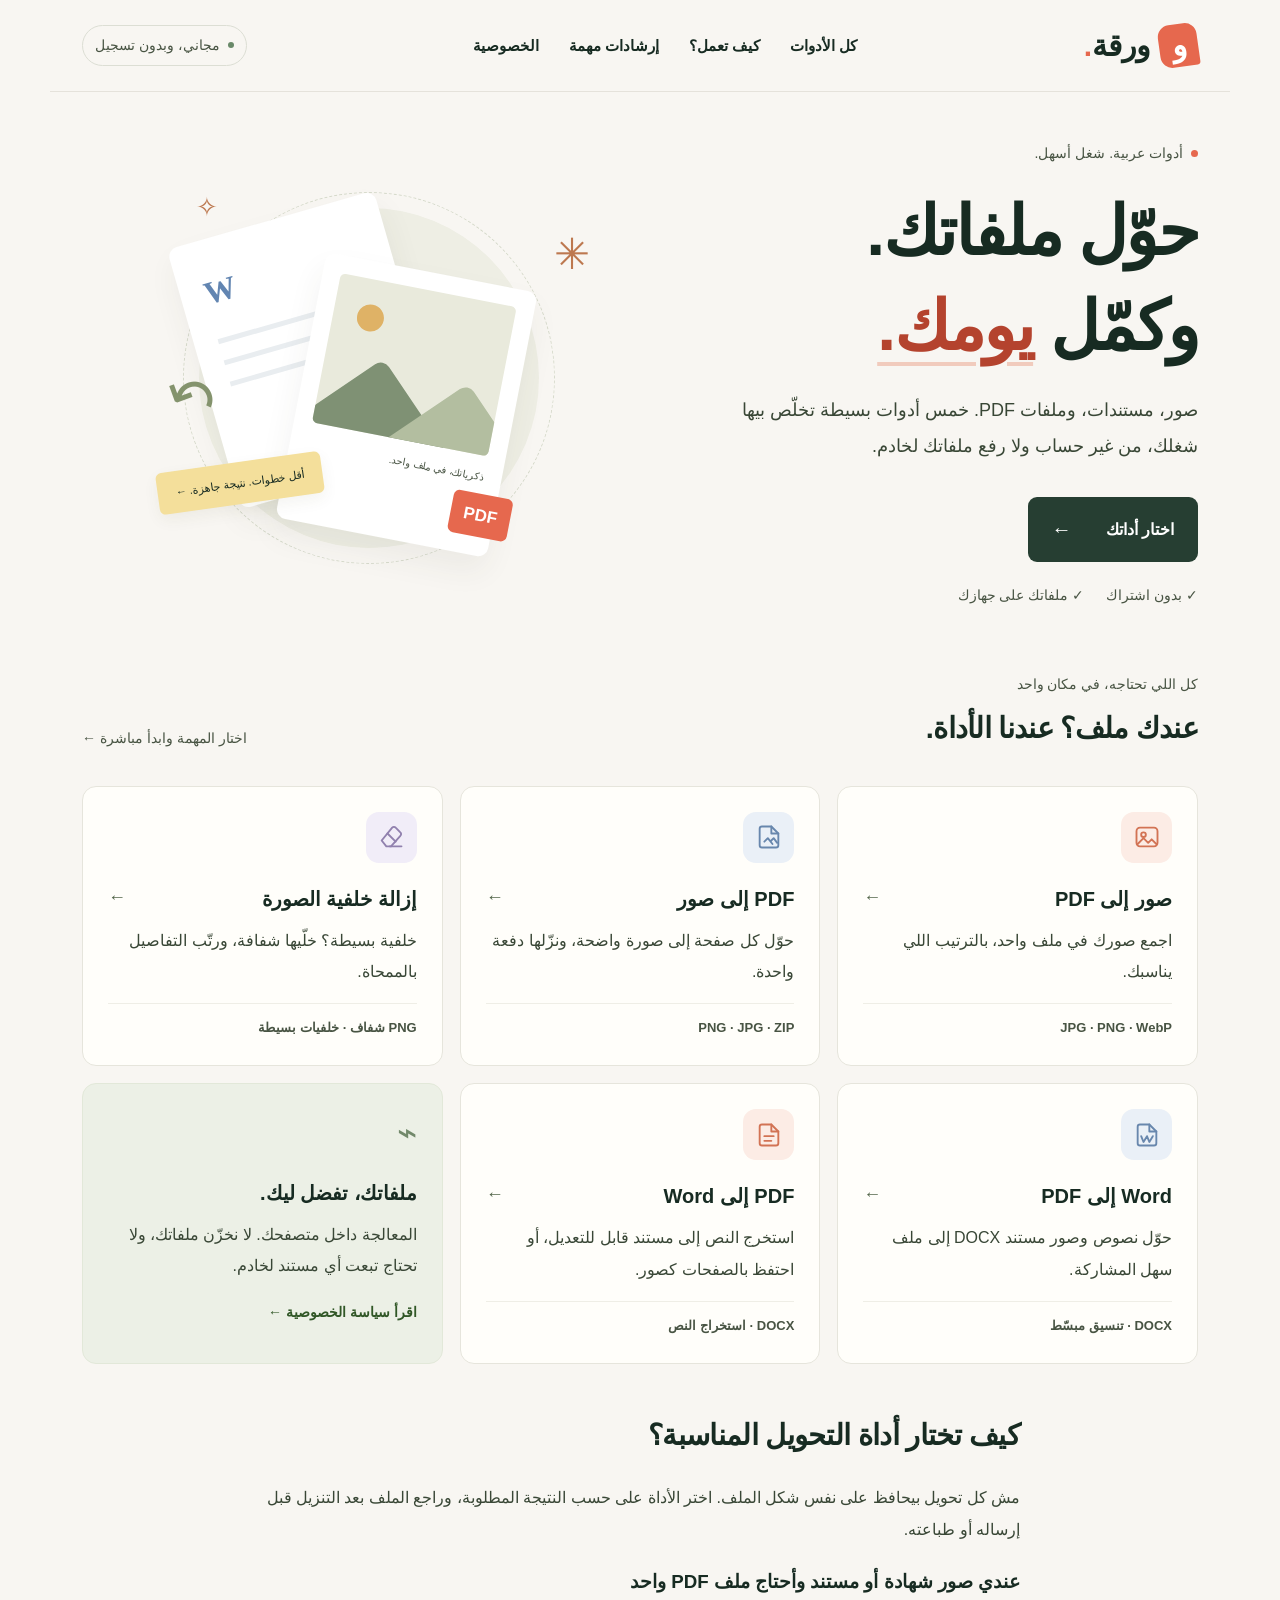
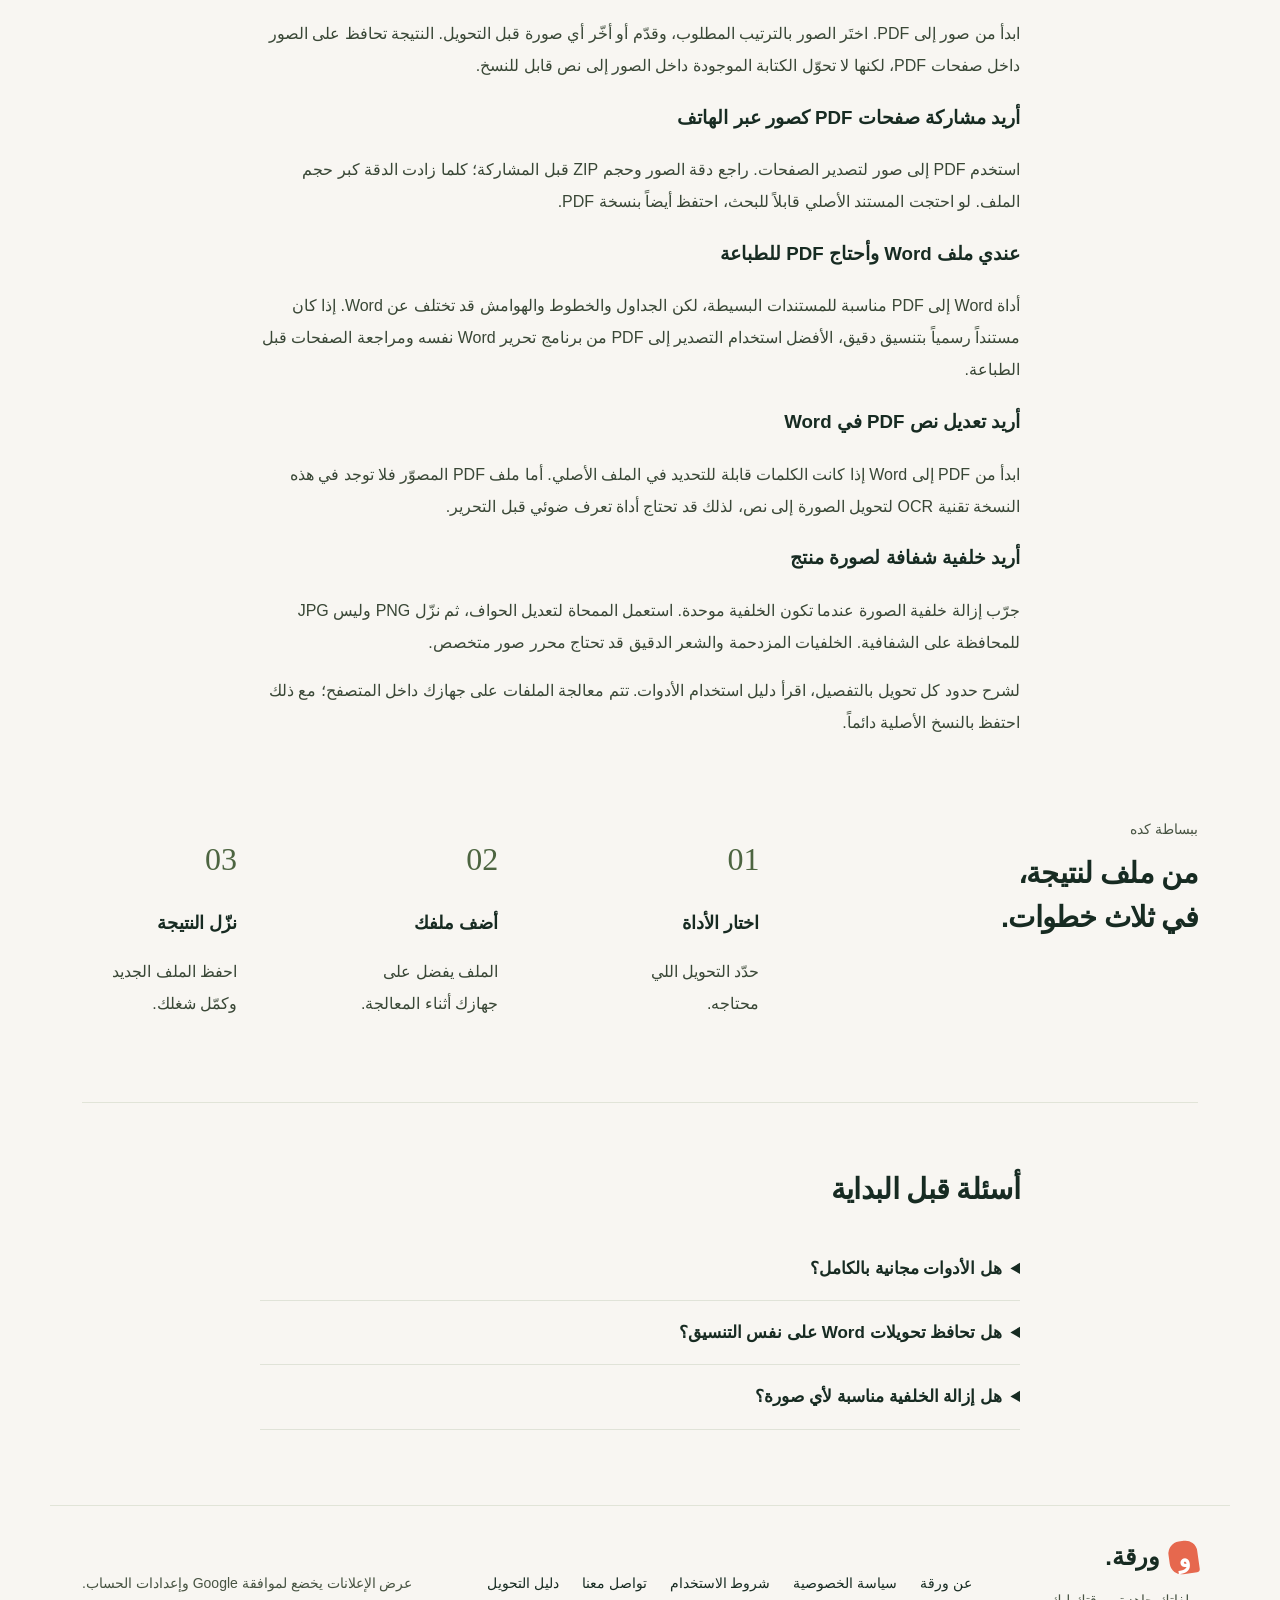
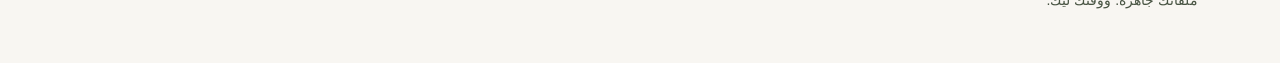
<file: public/index.html>
<!doctype html><html lang="ar" dir="rtl"><head><meta charset="UTF-8"><meta name="viewport" content="width=device-width,initial-scale=1"><title>ورقة | أدوات تحويل PDF وصور وWord مجانًا بالعربي</title><meta name="description" content="خمس أدوات عربية مجانية لتحويل الصور وPDF وWord وإزالة الخلفيات، بدون تسجيل وملفاتك على جهازك."><link rel="canonical" href="https://guileless-mooncake-864279.netlify.app/"><meta name="theme-color" content="#f8f6f2"><meta property="og:title" content="تحويل الصور وPDF وWord مجانًا | ورقة"><meta property="og:description" content="خمس أدوات عربية مجانية لتحويل الصور إلى PDF وPDF إلى صور وإزالة الخلفيات البسيطة وتحويل Word وPDF داخل المتصفح."><link rel="icon" href="favicon.svg"><link rel="stylesheet" href="style.css?v=2"><meta name="google-adsense-account" content="ca-pub-5086201923236113"><script async src="https://pagead2.googlesyndication.com/pagead/js/adsbygoogle.js?client=ca-pub-5086201923236113" crossorigin="anonymous"></script></head><body data-tool="index"><header><a class="brand" href="./"><span class="logo">و</span>ورقة<span class="brand-dot">.</span></a><nav aria-label="التنقل الرئيسي"><a href="./#tools">كل الأدوات</a><a href="./#how">كيف تعمل؟</a><a href="guides.html">إرشادات مهمة</a><a href="privacy.html">الخصوصية</a></nav><span class="header-badge"><i></i> مجاني، وبدون تسجيل</span></header><main><section class="hero"><div class="hero-copy"><span class="eyebrow"><span></span> أدوات عربية. شغل أسهل.</span><h1>حوّل ملفاتك.<br>وكمّل <em>يومك.</em></h1><p>صور، مستندات، وملفات PDF. خمس أدوات بسيطة تخلّص بيها شغلك، من غير حساب ولا رفع ملفاتك لخادم.</p><a href="#tools" class="btn">اختار أداتك <span>←</span></a><div class="hero-facts"><span>✓ بدون اشتراك</span><span>✓ ملفاتك على جهازك</span></div></div><div class="hero-art" aria-hidden="true"><div class="orbit"></div><span class="spark s1">✳</span><span class="spark s2">✧</span><div class="paper paper-back"><b>W</b><i></i><i></i><i></i></div><div class="paper paper-front"><div class="picture"><span class="sun"></span><span class="mountain m1"></span><span class="mountain m2"></span></div><span class="doc-label">ذكرياتك، في ملف واحد.</span><span class="pdf-badge">PDF</span></div><span class="floating-sticker">أقل خطوات. نتيجة جاهزة. ←</span><span class="tiny-arrow">↶</span></div></section><section class="tools-section" id="tools"><div class="section-head"><div><span class="eyebrow">كل اللي تحتاجه، في مكان واحد</span><h2>عندك ملف؟ عندنا الأداة.</h2></div><span class="section-caption">اختار المهمة وابدأ مباشرة ←</span></div><div class="tools-grid"><a href="image-to-pdf.html" class="tool-card coral"><span class="tool-icon"><svg viewBox="0 0 24 24" fill="none" stroke="currentColor" stroke-width="1.6" stroke-linecap="round" stroke-linejoin="round" aria-hidden="true"><rect x="3" y="4" width="18" height="16" rx="3"/><circle cx="9" cy="10" r="2"/><path d="m4 18 5-5 4 4 3-3 4 4"/></svg></span><h3>صور إلى PDF<span>←</span></h3><p>اجمع صورك في ملف واحد، بالترتيب اللي يناسبك.</p><span class="tag">JPG · PNG · WebP</span></a><a href="pdf-to-image.html" class="tool-card blue"><span class="tool-icon"><svg viewBox="0 0 24 24" fill="none" stroke="currentColor" stroke-width="1.6" stroke-linecap="round" stroke-linejoin="round" aria-hidden="true"><path d="M14 3H6a2 2 0 0 0-2 2v14a2 2 0 0 0 2 2h12a2 2 0 0 0 2-2V9Z"/><path d="M14 3v6h6m-12 7 3-3 4 5m-1-3 2-2 3 4"/></svg></span><h3>PDF إلى صور<span>←</span></h3><p>حوّل كل صفحة إلى صورة واضحة، ونزّلها دفعة واحدة.</p><span class="tag">PNG · JPG · ZIP</span></a><a href="background.html" class="tool-card purple"><span class="tool-icon"><svg viewBox="0 0 24 24" fill="none" stroke="currentColor" stroke-width="1.6" stroke-linecap="round" stroke-linejoin="round" aria-hidden="true"><path d="m4 15 9-11a2 2 0 0 1 3 0l4 4a2 2 0 0 1 0 3l-8 9H8Z"/><path d="m9 9 7 7m-5 4h10"/></svg></span><h3>إزالة خلفية الصورة<span>←</span></h3><p>خلفية بسيطة؟ خلّيها شفافة، ورتّب التفاصيل بالممحاة.</p><span class="tag">PNG شفاف · خلفيات بسيطة</span></a><a href="word-to-pdf.html" class="tool-card blue"><span class="tool-icon"><svg viewBox="0 0 24 24" fill="none" stroke="currentColor" stroke-width="1.6" stroke-linecap="round" stroke-linejoin="round" aria-hidden="true"><path d="M14 3H6a2 2 0 0 0-2 2v14a2 2 0 0 0 2 2h12a2 2 0 0 0 2-2V9Z"/><path d="M14 3v6h6M7 13l2 5 3-5 2 5 3-5"/></svg></span><h3>Word إلى PDF<span>←</span></h3><p>حوّل نصوص وصور مستند DOCX إلى ملف سهل المشاركة.</p><span class="tag">DOCX · تنسيق مبسّط</span></a><a href="pdf-to-word.html" class="tool-card coral"><span class="tool-icon"><svg viewBox="0 0 24 24" fill="none" stroke="currentColor" stroke-width="1.6" stroke-linecap="round" stroke-linejoin="round" aria-hidden="true"><path d="M14 3H6a2 2 0 0 0-2 2v14a2 2 0 0 0 2 2h12a2 2 0 0 0 2-2V9Z"/><path d="M14 3v6h6M8 13h8m-8 4h6"/></svg></span><h3>PDF إلى Word<span>←</span></h3><p>استخرج النص إلى مستند قابل للتعديل، أو احتفظ بالصفحات كصور.</p><span class="tag">DOCX · استخراج النص</span></a><div class="tool-card privacy-card"><span class="privacy-mark">⌁</span><h3>ملفاتك، تفضل ليك.</h3><p>المعالجة داخل متصفحك. لا نخزّن ملفاتك، ولا تحتاج تبعت أي مستند لخادم.</p><a href="privacy.html">اقرأ سياسة الخصوصية ←</a></div></div></section><section class="faq" id="choose"><h2>كيف تختار أداة التحويل المناسبة؟</h2><p>مش كل تحويل بيحافظ على نفس شكل الملف. اختر الأداة على حسب النتيجة المطلوبة، وراجع الملف بعد التنزيل قبل إرساله أو طباعته.</p><h3>عندي صور شهادة أو مستند وأحتاج ملف PDF واحد</h3><p>ابدأ من <a href="image-to-pdf.html">صور إلى PDF</a>. اختَر الصور بالترتيب المطلوب، وقدّم أو أخّر أي صورة قبل التحويل. النتيجة تحافظ على الصور داخل صفحات PDF، لكنها لا تحوّل الكتابة الموجودة داخل الصور إلى نص قابل للنسخ.</p><h3>أريد مشاركة صفحات PDF كصور عبر الهاتف</h3><p>استخدم <a href="pdf-to-image.html">PDF إلى صور</a> لتصدير الصفحات. راجع دقة الصور وحجم ZIP قبل المشاركة؛ كلما زادت الدقة كبر حجم الملف. لو احتجت المستند الأصلي قابلاً للبحث، احتفظ أيضاً بنسخة PDF.</p><h3>عندي ملف Word وأحتاج PDF للطباعة</h3><p>أداة <a href="word-to-pdf.html">Word إلى PDF</a> مناسبة للمستندات البسيطة، لكن الجداول والخطوط والهوامش قد تختلف عن Word. إذا كان مستنداً رسمياً بتنسيق دقيق، الأفضل استخدام التصدير إلى PDF من برنامج تحرير Word نفسه ومراجعة الصفحات قبل الطباعة.</p><h3>أريد تعديل نص PDF في Word</h3><p>ابدأ من <a href="pdf-to-word.html">PDF إلى Word</a> إذا كانت الكلمات قابلة للتحديد في الملف الأصلي. أما ملف PDF المصوّر فلا توجد في هذه النسخة تقنية OCR لتحويل الصورة إلى نص، لذلك قد تحتاج أداة تعرف ضوئي قبل التحرير.</p><h3>أريد خلفية شفافة لصورة منتج</h3><p>جرّب <a href="background.html">إزالة خلفية الصورة</a> عندما تكون الخلفية موحدة. استعمل الممحاة لتعديل الحواف، ثم نزّل PNG وليس JPG للمحافظة على الشفافية. الخلفيات المزدحمة والشعر الدقيق قد تحتاج محرر صور متخصص.</p><p>لشرح حدود كل تحويل بالتفصيل، اقرأ <a href="guides.html">دليل استخدام الأدوات</a>. تتم معالجة الملفات على جهازك داخل المتصفح؛ مع ذلك احتفظ بالنسخ الأصلية دائماً.</p></section><section class="how" id="how"><div><span class="eyebrow">ببساطة كده</span><h2>من ملف لنتيجة،<br>في ثلاث خطوات.</h2></div><ol><li><span>01</span><div><h3>اختار الأداة</h3><p>حدّد التحويل اللي محتاجه.</p></div></li><li><span>02</span><div><h3>أضف ملفك</h3><p>الملف يفضل على جهازك أثناء المعالجة.</p></div></li><li><span>03</span><div><h3>نزّل النتيجة</h3><p>احفظ الملف الجديد وكمّل شغلك.</p></div></li></ol></section><section class="faq"><h2>أسئلة قبل البداية</h2><details><summary>هل الأدوات مجانية بالكامل؟</summary><p>نعم. لا توجد رسوم أو حسابات مطلوبة في النسخة الحالية. حدود الملفات لحماية أداء جهازك موضّحة في كل أداة.</p></details><details><summary>هل تحافظ تحويلات Word على نفس التنسيق؟</summary><p>تحويل DOCX إلى PDF مبسّط: يدعم النص والصور، وقد تختلف الجداول والخطوط والهوامش. تحويل PDF إلى Word يستخرج النص؛ الصفحات المصوّرة تُضاف كصور وليست نصًا قابلًا للتعديل. راجع النتيجة دائمًا.</p></details><details><summary>هل إزالة الخلفية مناسبة لأي صورة؟</summary><p>الأداة مناسبة للخلفيات الموحدة أو البسيطة، وتتيح ممحاة يدوية للتفاصيل. لا تستخدم نموذج ذكاء اصطناعي، وقد لا تناسب الشعر أو الخلفيات المعقدة.</p></details></section></main><footer><div><a class="brand" href="./"><span class="logo">و</span>ورقة.</a><p>ملفاتك جاهزة. ووقتك ليك.</p></div><div class="footer-links"><a href="about.html">عن ورقة</a><a href="privacy.html">سياسة الخصوصية</a><a href="terms.html">شروط الاستخدام</a><a href="contact.html">تواصل معنا</a><a href="guides.html">دليل التحويل</a></div><small>عرض الإعلانات يخضع لموافقة Google وإعدادات الحساب.</small></footer><script src="vendor/pdf-lib.min.js" defer></script><script src="vendor/jszip.min.js" defer></script><script type="module" src="app.mjs"></script></body></html>
</file>
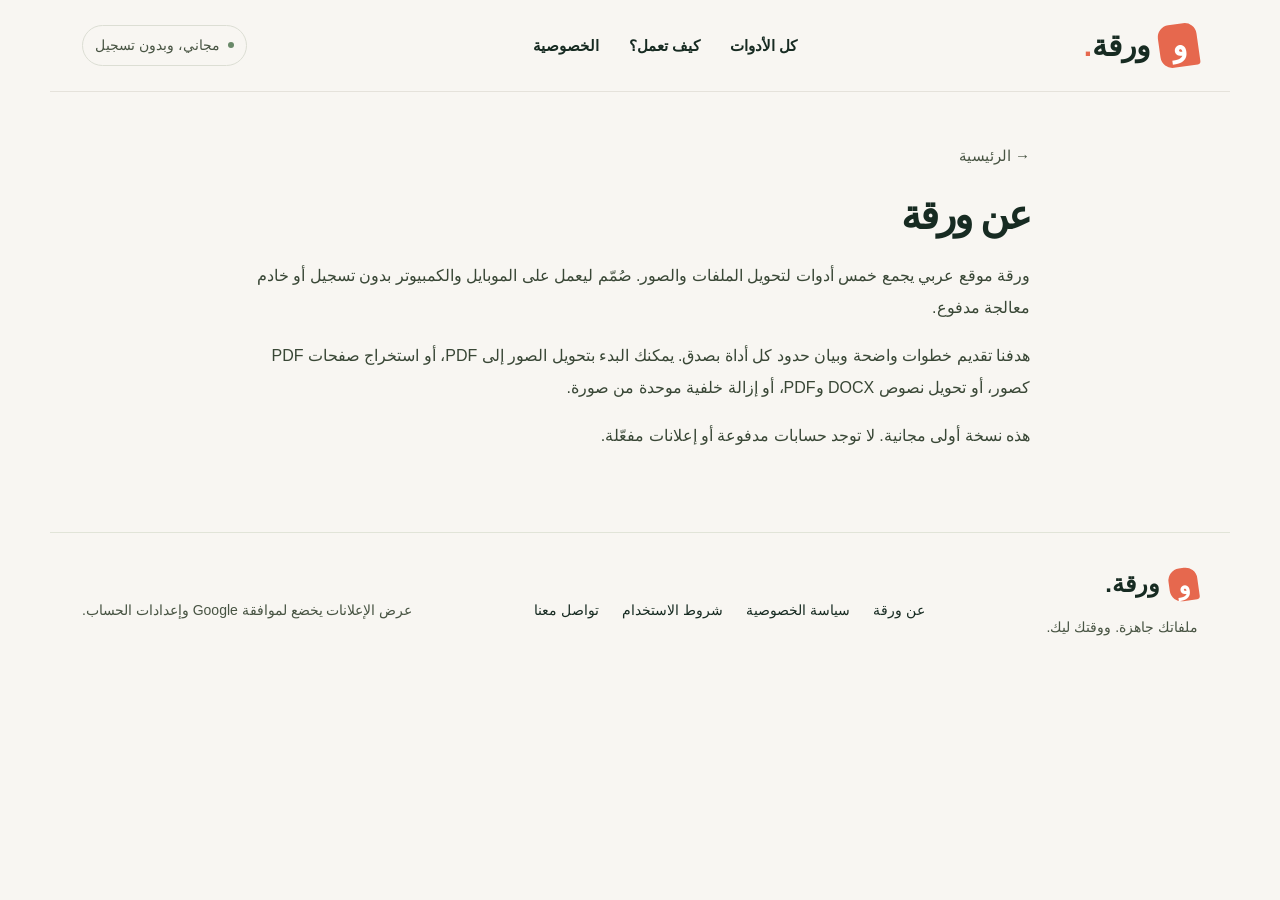
<file: public/about.html>
<!doctype html><html lang="ar" dir="rtl"><head><meta charset="UTF-8"><meta name="viewport" content="width=device-width,initial-scale=1"><title>عن ورقة | ورقة</title><meta name="description" content="عن ورقة في موقع ورقة"><link rel="canonical" href="https://guileless-mooncake-864279.netlify.app/about.html"><meta name="theme-color" content="#f8f6f2"><meta property="og:title" content="عن ورقة | ورقة"><meta property="og:description" content="عن ورقة في موقع ورقة"><link rel="icon" href="favicon.svg"><link rel="stylesheet" href="style.css?v=2"><meta name="google-adsense-account" content="ca-pub-5086201923236113"><script async src="https://pagead2.googlesyndication.com/pagead/js/adsbygoogle.js?client=ca-pub-5086201923236113" crossorigin="anonymous"></script></head><body data-tool="about"><header><a class="brand" href="./"><span class="logo">و</span>ورقة<span class="brand-dot">.</span></a><nav aria-label="التنقل الرئيسي"><a href="./#tools">كل الأدوات</a><a href="./#how">كيف تعمل؟</a><a href="privacy.html">الخصوصية</a></nav><span class="header-badge"><i></i> مجاني، وبدون تسجيل</span></header><main><article class="legal"><a class="back" href="./">→ الرئيسية</a><h1>عن ورقة</h1><p>ورقة موقع عربي يجمع خمس أدوات لتحويل الملفات والصور. صُمّم ليعمل على الموبايل والكمبيوتر بدون تسجيل أو خادم معالجة مدفوع.</p><p>هدفنا تقديم خطوات واضحة وبيان حدود كل أداة بصدق. يمكنك البدء بتحويل الصور إلى PDF، أو استخراج صفحات PDF كصور، أو تحويل نصوص DOCX وPDF، أو إزالة خلفية موحدة من صورة.</p><p>هذه نسخة أولى مجانية. لا توجد حسابات مدفوعة أو إعلانات مفعّلة.</p></article></main><footer><div><a class="brand" href="./"><span class="logo">و</span>ورقة.</a><p>ملفاتك جاهزة. ووقتك ليك.</p></div><div class="footer-links"><a href="about.html">عن ورقة</a><a href="privacy.html">سياسة الخصوصية</a><a href="terms.html">شروط الاستخدام</a><a href="contact.html">تواصل معنا</a></div><small>عرض الإعلانات يخضع لموافقة Google وإعدادات الحساب.</small></footer><script src="vendor/pdf-lib.min.js" defer></script><script src="vendor/jszip.min.js" defer></script><script type="module" src="app.mjs"></script></body></html>
</file>
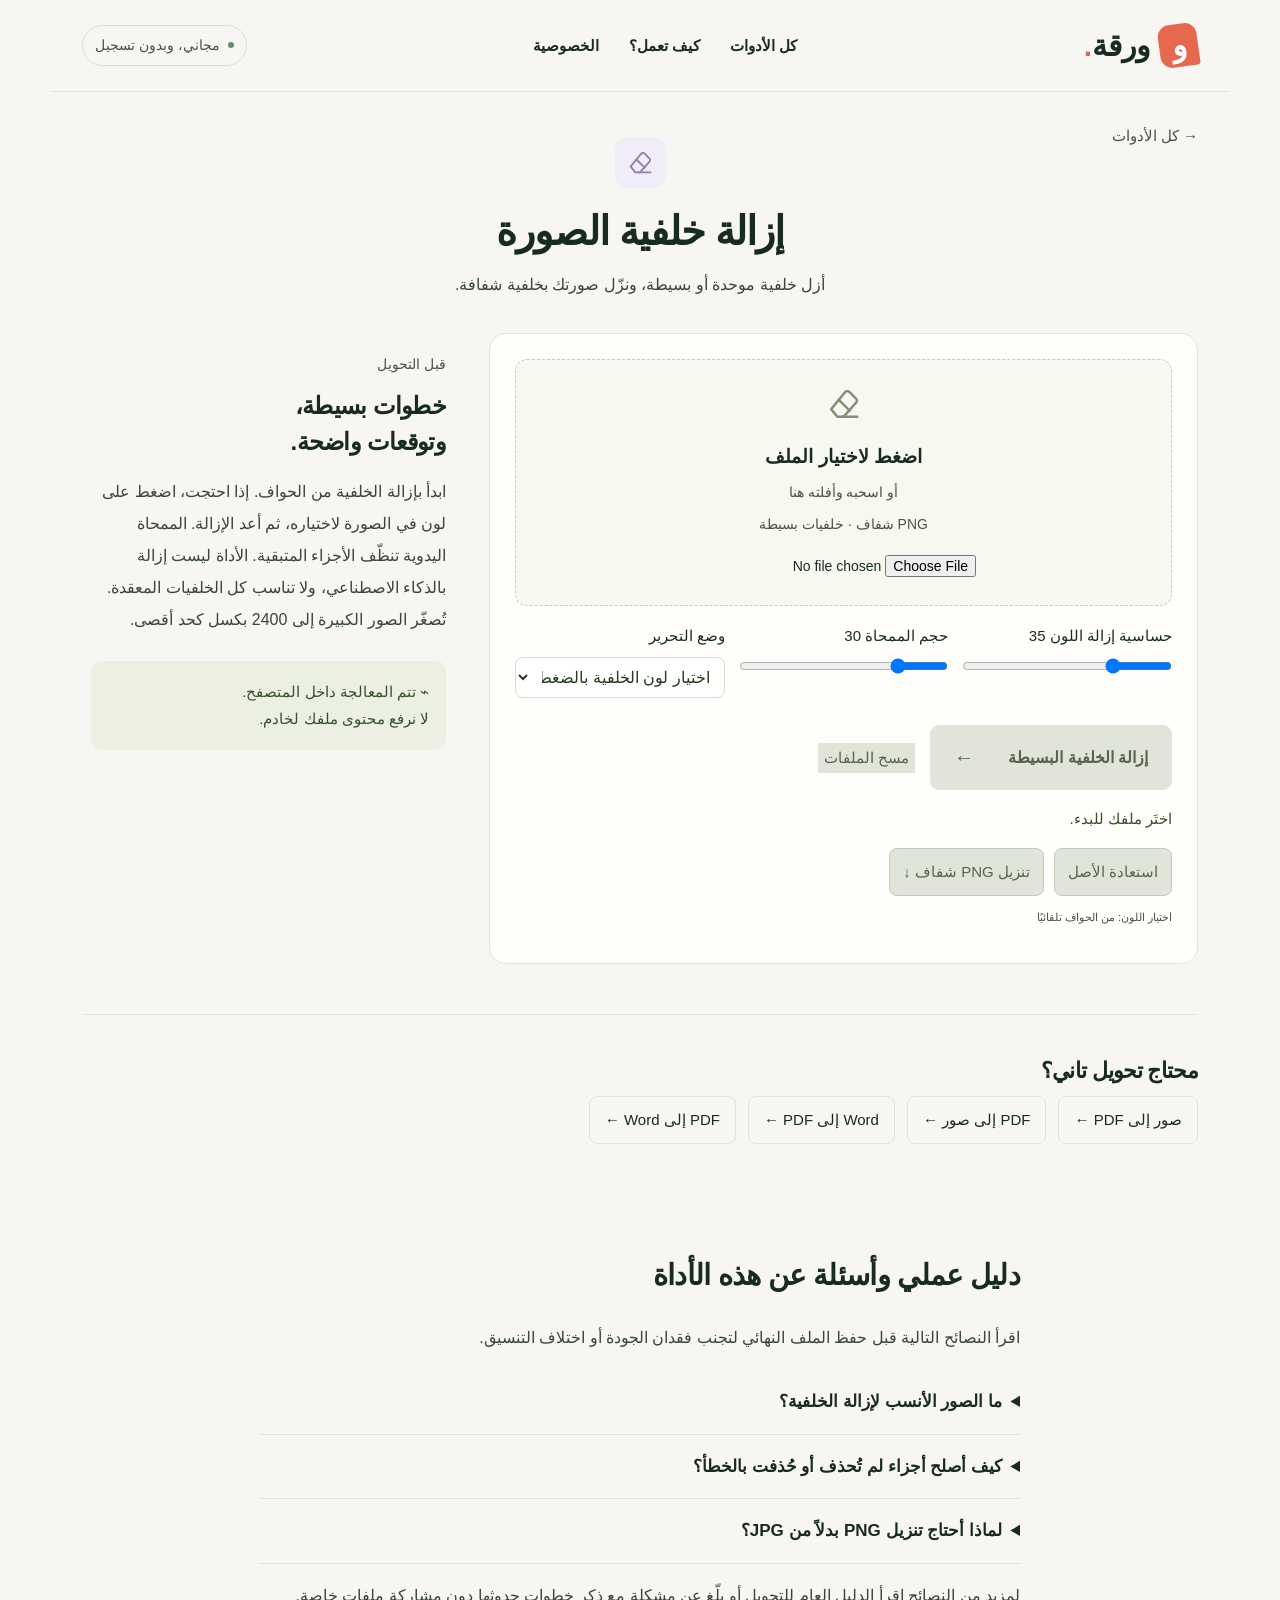
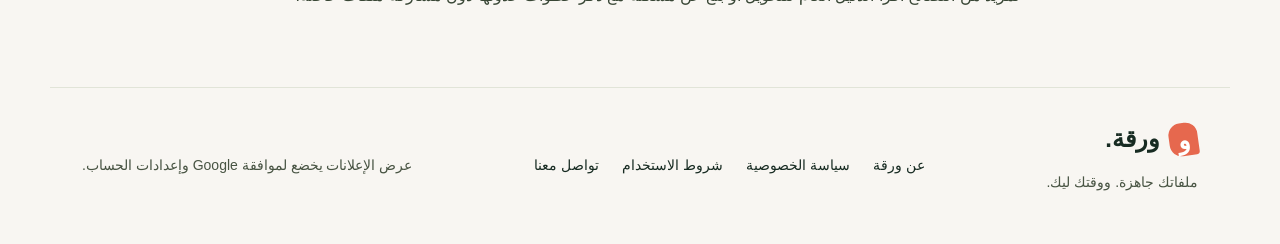
<file: public/background.html>
<!doctype html><html lang="ar" dir="rtl"><head><meta charset="UTF-8"><meta name="viewport" content="width=device-width,initial-scale=1"><title>إزالة خلفية الصورة | ورقة</title><meta name="description" content="أزل خلفية موحدة أو بسيطة، ونزّل صورتك بخلفية شفافة."><link rel="canonical" href="https://guileless-mooncake-864279.netlify.app/background.html"><meta name="theme-color" content="#f8f6f2"><meta property="og:title" content="إزالة خلفية الصورة | ورقة"><meta property="og:description" content="أزل خلفية موحدة أو بسيطة، ونزّل صورتك بخلفية شفافة."><link rel="icon" href="favicon.svg"><link rel="stylesheet" href="style.css?v=2"><meta name="google-adsense-account" content="ca-pub-5086201923236113"><script async src="https://pagead2.googlesyndication.com/pagead/js/adsbygoogle.js?client=ca-pub-5086201923236113" crossorigin="anonymous"></script></head><body data-tool="background"><header><a class="brand" href="./"><span class="logo">و</span>ورقة<span class="brand-dot">.</span></a><nav aria-label="التنقل الرئيسي"><a href="./#tools">كل الأدوات</a><a href="./#how">كيف تعمل؟</a><a href="privacy.html">الخصوصية</a></nav><span class="header-badge"><i></i> مجاني، وبدون تسجيل</span></header><main><section class="tool-heading"><a class="back" href="./#tools">→ كل الأدوات</a><span class="tool-icon purple"><svg viewBox="0 0 24 24" fill="none" stroke="currentColor" stroke-width="1.6" stroke-linecap="round" stroke-linejoin="round" aria-hidden="true"><path d="m4 15 9-11a2 2 0 0 1 3 0l4 4a2 2 0 0 1 0 3l-8 9H8Z"/><path d="m9 9 7 7m-5 4h10"/></svg></span><h1>إزالة خلفية الصورة</h1><p>أزل خلفية موحدة أو بسيطة، ونزّل صورتك بخلفية شفافة.</p></section><div class="workspace"><section class="converter"><label class="drop" id="drop" for="files"><span class="upload-icon"><svg viewBox="0 0 24 24" fill="none" stroke="currentColor" stroke-width="1.6" stroke-linecap="round" stroke-linejoin="round" aria-hidden="true"><path d="m4 15 9-11a2 2 0 0 1 3 0l4 4a2 2 0 0 1 0 3l-8 9H8Z"/><path d="m9 9 7 7m-5 4h10"/></svg></span><strong>اضغط لاختيار الملف</strong><span>أو اسحبه وأفلته هنا</span><small>PNG شفاف · خلفيات بسيطة</small><input id="files" type="file" accept="image/jpeg,image/png,image/webp"></label><div id="file-list" class="file-list"></div><div class="options"><label>حساسية إزالة اللون <span id="tolerance-value">35</span><input id="tolerance" type="range" min="5" max="120" value="35"></label><label>حجم الممحاة <span id="brush-value">30</span><input id="brush" type="range" min="5" max="120" value="30"></label><label>وضع التحرير<select id="edit-mode"><option value="sample">اختيار لون الخلفية بالضغط</option><option value="erase">ممحاة يدوية</option></select></label></div><div class="actions"><button class="btn" id="convert" disabled>إزالة الخلفية البسيطة <span>←</span></button><button id="clear" class="text-button" disabled>مسح الملفات</button></div><p id="status" role="status" aria-live="polite">اختَر ملفك للبدء.</p><progress id="progress" max="100" value="0" hidden></progress><div id="result" class="result" hidden></div><div class="editor" id="editor" hidden><canvas id="canvas" aria-label="الصورة بعد إزالة الخلفية"></canvas></div><div class="edit-buttons"><button id="reset" class="secondary" type="button" disabled>استعادة الأصل</button><button id="save-png" class="secondary" type="button" disabled>تنزيل PNG شفاف ↓</button></div><p class="small">اختيار اللون: <span id="sample-label">من الحواف تلقائيًا</span></p></section><aside class="tool-aside"><span class="eyebrow">قبل التحويل</span><h2>خطوات بسيطة،<br>وتوقعات واضحة.</h2><p>ابدأ بإزالة الخلفية من الحواف. إذا احتجت، اضغط على لون في الصورة لاختياره، ثم أعد الإزالة. الممحاة اليدوية تنظّف الأجزاء المتبقية. الأداة ليست إزالة بالذكاء الاصطناعي، ولا تناسب كل الخلفيات المعقدة. تُصغّر الصور الكبيرة إلى 2400 بكسل كحد أقصى.</p><div class="private-note">⌁ تتم المعالجة داخل المتصفح.<br>لا نرفع محتوى ملفك لخادم.</div></aside></div><section class="related"><h2>محتاج تحويل تاني؟</h2><div class="related-links"><a href="image-to-pdf.html">صور إلى PDF ←</a><a href="pdf-to-image.html">PDF إلى صور ←</a><a href="word-to-pdf.html">Word إلى PDF ←</a><a href="pdf-to-word.html">PDF إلى Word ←</a></div></section><section class="faq" id="conversion-faq" aria-labelledby="conversion-faq-title"><h2 id="conversion-faq-title">دليل عملي وأسئلة عن هذه الأداة</h2><p>اقرأ النصائح التالية قبل حفظ الملف النهائي لتجنب فقدان الجودة أو اختلاف التنسيق.</p><details><summary>ما الصور الأنسب لإزالة الخلفية؟</summary><p>النتيجة الأفضل عادةً تكون مع صور المنتجات والأشكال ذات الخلفية الواحدة أو اللون المتقارب. تبدأ الأداة من حواف الصورة وتحذف المناطق المتصلة المشابهة في اللون، ولهذا لا يمكنها دائماً تمييز الشعر أو الأشجار عن الخلفية المعقدة كما تفعل برامج التحرير المتقدمة.</p></details><details><summary>كيف أصلح أجزاء لم تُحذف أو حُذفت بالخطأ؟</summary><p>ابدأ بقيمة تحمّل منخفضة ثم عدّلها تدريجياً مع مراقبة النتيجة. تستطيع اختيار لون عينة من الصورة قبل إعادة المعالجة، أو استخدام الممحاة لمسح بقايا الخلفية. زر الاستعادة يعيد الصورة الأصلية عندما تحتاج البدء من جديد.</p></details><details><summary>لماذا أحتاج تنزيل PNG بدلاً من JPG؟</summary><p>صيغة PNG تحفظ الشفافية حول العنصر بعد إزالة الخلفية، بينما JPG لا تحفظ قناة الشفافية. بعد الحفظ افتح الملف في محرر صور يدعم الخلفية الشفافة للتأكد من نظافة الحواف، واحتفظ بالأصل لإجراء أي تعديل لاحق.</p></details><p>لمزيد من النصائح اقرأ <a href="guides.html">الدليل العام للتحويل</a> أو <a href="contact.html">بلّغ عن مشكلة</a> مع ذكر خطوات حدوثها دون مشاركة ملفات خاصة.</p></section></main><footer><div><a class="brand" href="./"><span class="logo">و</span>ورقة.</a><p>ملفاتك جاهزة. ووقتك ليك.</p></div><div class="footer-links"><a href="about.html">عن ورقة</a><a href="privacy.html">سياسة الخصوصية</a><a href="terms.html">شروط الاستخدام</a><a href="contact.html">تواصل معنا</a></div><small>عرض الإعلانات يخضع لموافقة Google وإعدادات الحساب.</small></footer><script src="vendor/pdf-lib.min.js" defer></script><script src="vendor/jszip.min.js" defer></script><script type="module" src="app.mjs"></script></body></html>
</file>
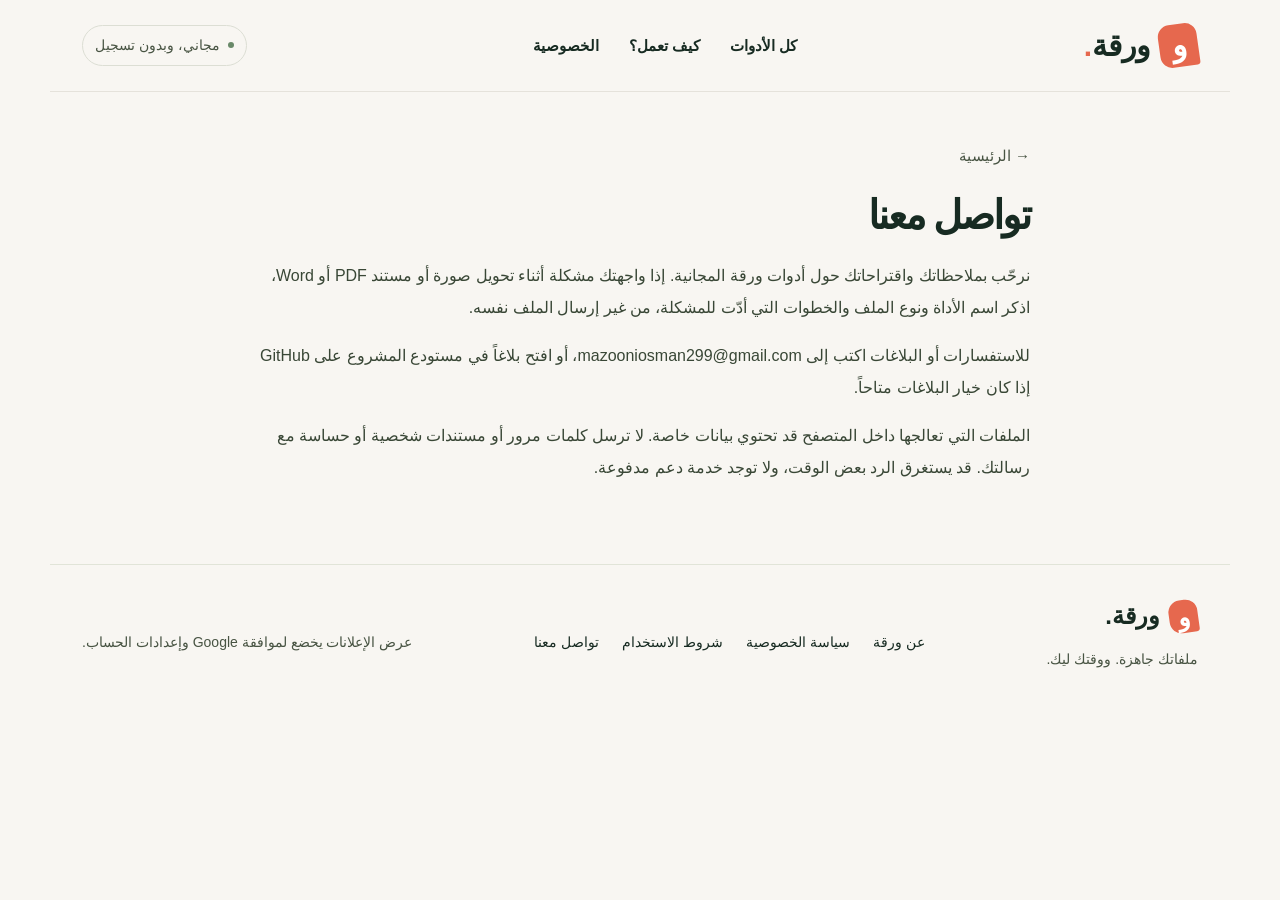
<file: public/contact.html>
<!doctype html><html lang="ar" dir="rtl"><head><meta charset="UTF-8"><meta name="viewport" content="width=device-width,initial-scale=1"><title>تواصل معنا | ورقة</title><meta name="description" content="طرق التواصل مع فريق ورقة للإبلاغ عن مشكلة في أدوات تحويل PDF والصور وWord وتقديم الاقتراحات."><link rel="canonical" href="https://guileless-mooncake-864279.netlify.app/contact.html"><meta name="theme-color" content="#f8f6f2"><meta property="og:title" content="تواصل معنا | ورقة"><meta property="og:description" content="طرق التواصل مع فريق ورقة للإبلاغ عن مشكلة في أدوات تحويل PDF والصور وWord وتقديم الاقتراحات."><link rel="icon" href="favicon.svg"><link rel="stylesheet" href="style.css?v=2"><meta name="google-adsense-account" content="ca-pub-5086201923236113"><script async src="https://pagead2.googlesyndication.com/pagead/js/adsbygoogle.js?client=ca-pub-5086201923236113" crossorigin="anonymous"></script></head><body data-tool="contact"><header><a class="brand" href="./"><span class="logo">و</span>ورقة<span class="brand-dot">.</span></a><nav aria-label="التنقل الرئيسي"><a href="./#tools">كل الأدوات</a><a href="./#how">كيف تعمل؟</a><a href="privacy.html">الخصوصية</a></nav><span class="header-badge"><i></i> مجاني، وبدون تسجيل</span></header><main><article class="legal"><a class="back" href="./">→ الرئيسية</a><h1>تواصل معنا</h1><p>نرحّب بملاحظاتك واقتراحاتك حول أدوات ورقة المجانية. إذا واجهتك مشكلة أثناء تحويل صورة أو مستند PDF أو Word، اذكر اسم الأداة ونوع الملف والخطوات التي أدّت للمشكلة، من غير إرسال الملف نفسه.</p><p>للاستفسارات أو البلاغات اكتب إلى <a href="mailto:mazooniosman299@gmail.com">mazooniosman299@gmail.com</a>، أو <a href="https://github.com/mazooniosman299-blip/waraqa/issues" target="_blank" rel="noopener noreferrer">افتح بلاغاً في مستودع المشروع على GitHub</a> إذا كان خيار البلاغات متاحاً.</p><p>الملفات التي تعالجها داخل المتصفح قد تحتوي بيانات خاصة. لا ترسل كلمات مرور أو مستندات شخصية أو حساسة مع رسالتك. قد يستغرق الرد بعض الوقت، ولا توجد خدمة دعم مدفوعة.</p></article></main><footer><div><a class="brand" href="./"><span class="logo">و</span>ورقة.</a><p>ملفاتك جاهزة. ووقتك ليك.</p></div><div class="footer-links"><a href="about.html">عن ورقة</a><a href="privacy.html">سياسة الخصوصية</a><a href="terms.html">شروط الاستخدام</a><a href="contact.html">تواصل معنا</a></div><small>عرض الإعلانات يخضع لموافقة Google وإعدادات الحساب.</small></footer><script src="vendor/pdf-lib.min.js" defer></script><script src="vendor/jszip.min.js" defer></script><script type="module" src="app.mjs"></script></body></html>
</file>
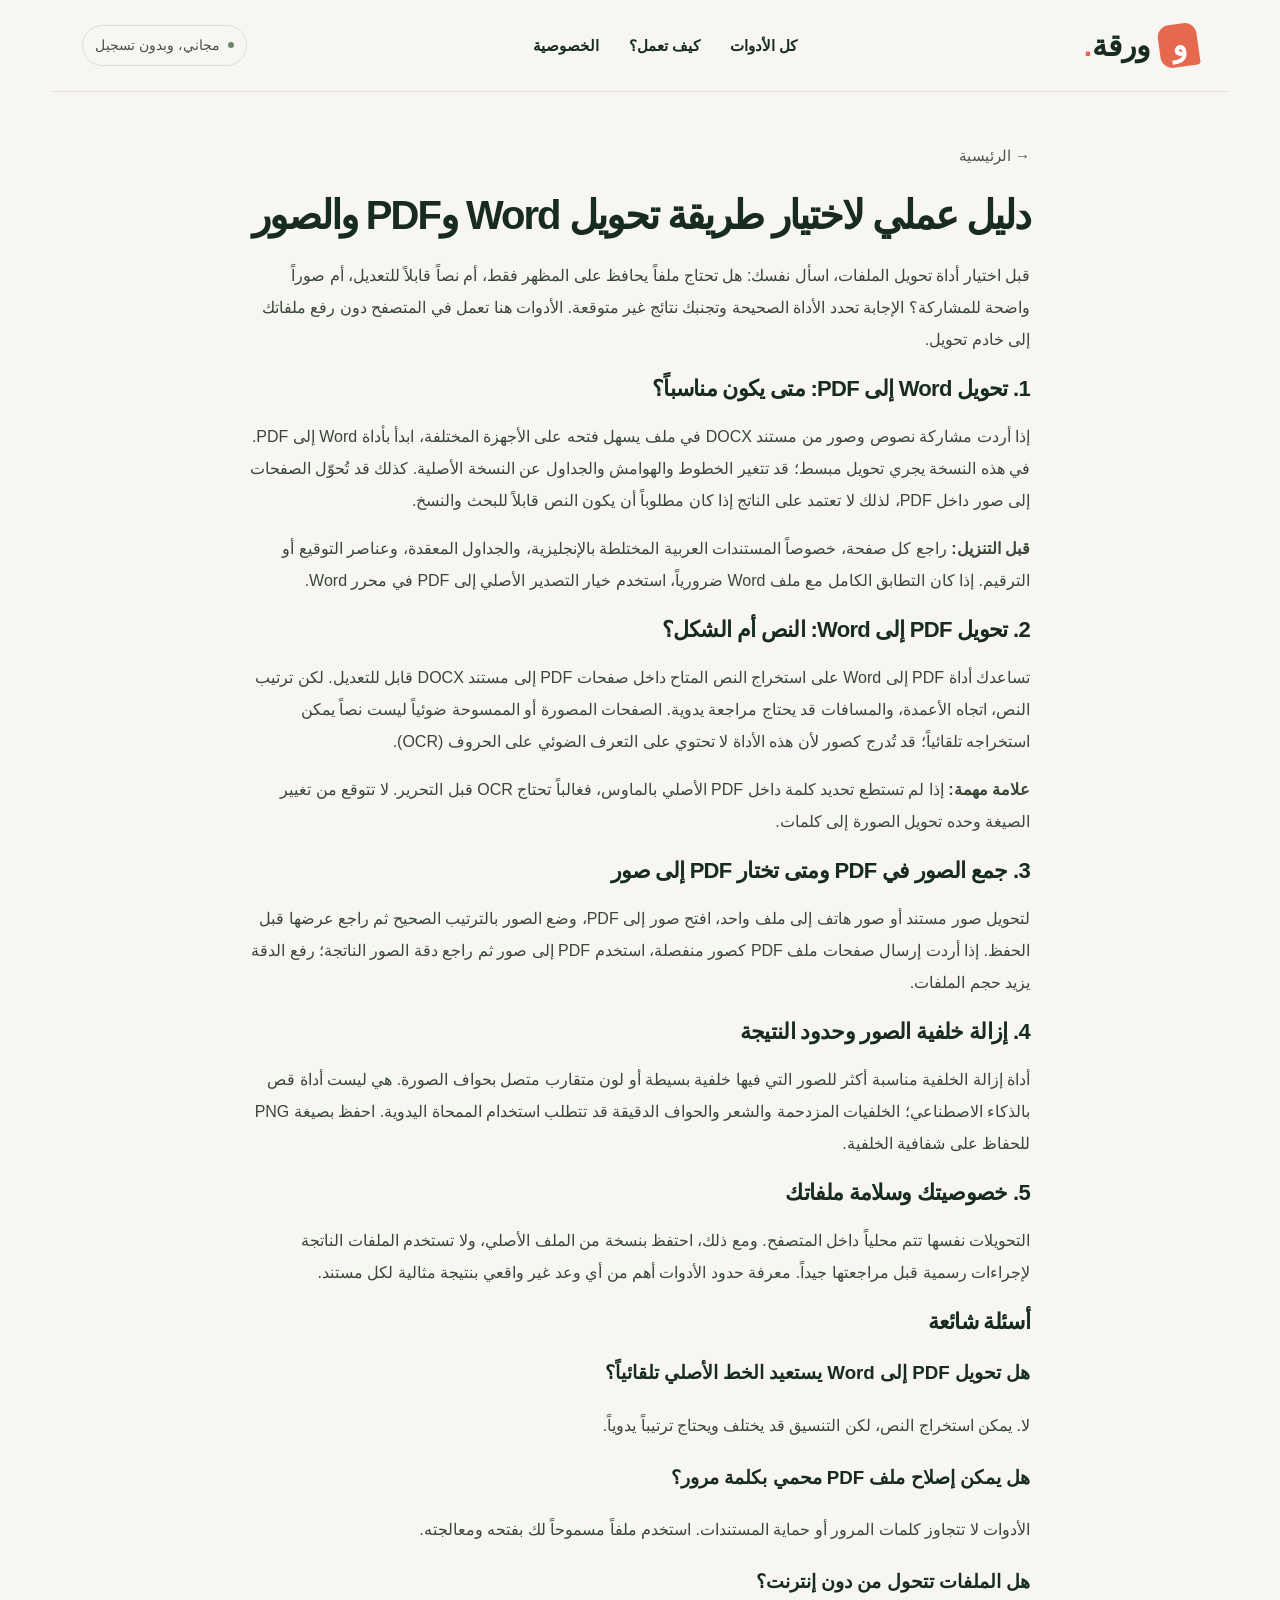
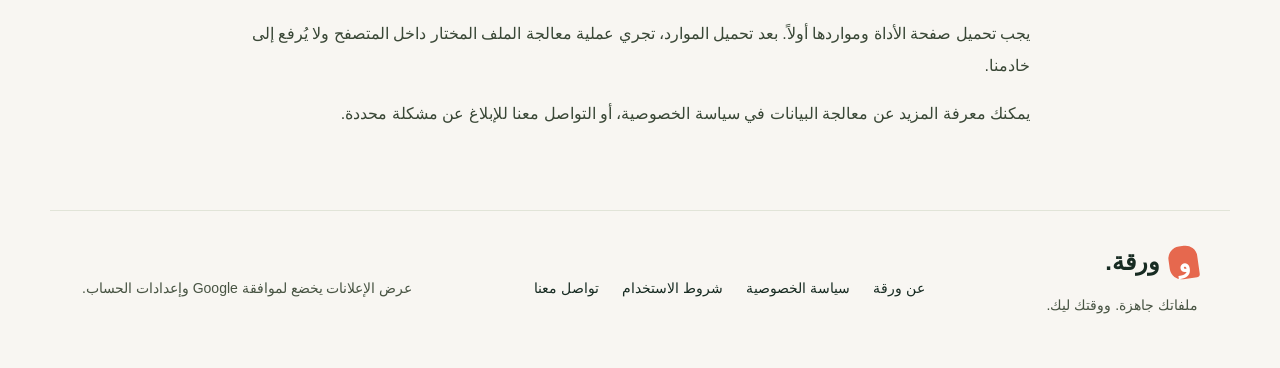
<file: public/guides.html>
<!doctype html><html lang="ar" dir="rtl"><head><meta charset="UTF-8"><meta name="viewport" content="width=device-width,initial-scale=1"><title>دليل تحويل Word وPDF وإزالة الخلفيات | ورقة</title><meta name="description" content="دليل عملي يوضح حدود تحويل Word إلى PDF وPDF إلى Word وإزالة خلفيات الصور محلياً، ومتى تختار كل أداة لتجنب فقدان التنسيق."><link rel="canonical" href="https://guileless-mooncake-864279.netlify.app/guides.html"><meta name="theme-color" content="#f8f6f2"><meta property="og:title" content="دليل تحويل Word وPDF وإزالة الخلفيات | ورقة"><meta property="og:description" content="دليل عملي يوضح حدود تحويل Word إلى PDF وPDF إلى Word وإزالة خلفيات الصور محلياً، ومتى تختار كل أداة لتجنب فقدان التنسيق."><link rel="icon" href="favicon.svg"><link rel="stylesheet" href="style.css?v=2"><meta name="google-adsense-account" content="ca-pub-5086201923236113"><script async src="https://pagead2.googlesyndication.com/pagead/js/adsbygoogle.js?client=ca-pub-5086201923236113" crossorigin="anonymous"></script></head><body data-tool="guide"><header><a class="brand" href="./"><span class="logo">و</span>ورقة<span class="brand-dot">.</span></a><nav aria-label="التنقل الرئيسي"><a href="./#tools">كل الأدوات</a><a href="./#how">كيف تعمل؟</a><a href="privacy.html">الخصوصية</a></nav><span class="header-badge"><i></i> مجاني، وبدون تسجيل</span></header><main><article class="legal"><a class="back" href="./">→ الرئيسية</a><h1>دليل عملي لاختيار طريقة تحويل Word وPDF والصور</h1>
<p>قبل اختيار أداة تحويل الملفات، اسأل نفسك: هل تحتاج ملفاً يحافظ على المظهر فقط، أم نصاً قابلاً للتعديل، أم صوراً واضحة للمشاركة؟ الإجابة تحدد الأداة الصحيحة وتجنبك نتائج غير متوقعة. الأدوات هنا تعمل في المتصفح دون رفع ملفاتك إلى خادم تحويل.</p>
<h2>1. تحويل Word إلى PDF: متى يكون مناسباً؟</h2>
<p>إذا أردت مشاركة نصوص وصور من مستند DOCX في ملف يسهل فتحه على الأجهزة المختلفة، ابدأ بأداة <a href="word-to-pdf.html">Word إلى PDF</a>. في هذه النسخة يجري تحويل مبسط؛ قد تتغير الخطوط والهوامش والجداول عن النسخة الأصلية. كذلك قد تُحوّل الصفحات إلى صور داخل PDF، لذلك لا تعتمد على الناتج إذا كان مطلوباً أن يكون النص قابلاً للبحث والنسخ.</p>
<p><strong>قبل التنزيل:</strong> راجع كل صفحة، خصوصاً المستندات العربية المختلطة بالإنجليزية، والجداول المعقدة، وعناصر التوقيع أو الترقيم. إذا كان التطابق الكامل مع ملف Word ضرورياً، استخدم خيار التصدير الأصلي إلى PDF في محرر Word.</p>
<h2>2. تحويل PDF إلى Word: النص أم الشكل؟</h2>
<p>تساعدك أداة <a href="pdf-to-word.html">PDF إلى Word</a> على استخراج النص المتاح داخل صفحات PDF إلى مستند DOCX قابل للتعديل. لكن ترتيب النص، اتجاه الأعمدة، والمسافات قد يحتاج مراجعة يدوية. الصفحات المصورة أو الممسوحة ضوئياً ليست نصاً يمكن استخراجه تلقائياً؛ قد تُدرج كصور لأن هذه الأداة لا تحتوي على التعرف الضوئي على الحروف (OCR).</p>
<p><strong>علامة مهمة:</strong> إذا لم تستطع تحديد كلمة داخل PDF الأصلي بالماوس، فغالباً تحتاج OCR قبل التحرير. لا تتوقع من تغيير الصيغة وحده تحويل الصورة إلى كلمات.</p>
<h2>3. جمع الصور في PDF ومتى تختار PDF إلى صور</h2>
<p>لتحويل صور مستند أو صور هاتف إلى ملف واحد، افتح <a href="image-to-pdf.html">صور إلى PDF</a>، وضع الصور بالترتيب الصحيح ثم راجع عرضها قبل الحفظ. إذا أردت إرسال صفحات ملف PDF كصور منفصلة، استخدم <a href="pdf-to-image.html">PDF إلى صور</a> ثم راجع دقة الصور الناتجة؛ رفع الدقة يزيد حجم الملفات.</p>
<h2>4. إزالة خلفية الصور وحدود النتيجة</h2>
<p>أداة <a href="background.html">إزالة الخلفية</a> مناسبة أكثر للصور التي فيها خلفية بسيطة أو لون متقارب متصل بحواف الصورة. هي ليست أداة قص بالذكاء الاصطناعي؛ الخلفيات المزدحمة والشعر والحواف الدقيقة قد تتطلب استخدام الممحاة اليدوية. احفظ بصيغة PNG للحفاظ على شفافية الخلفية.</p>
<h2>5. خصوصيتك وسلامة ملفاتك</h2>
<p>التحويلات نفسها تتم محلياً داخل المتصفح. ومع ذلك، احتفظ بنسخة من الملف الأصلي، ولا تستخدم الملفات الناتجة لإجراءات رسمية قبل مراجعتها جيداً. معرفة حدود الأدوات أهم من أي وعد غير واقعي بنتيجة مثالية لكل مستند.</p>
<h2>أسئلة شائعة</h2>
<h3>هل تحويل PDF إلى Word يستعيد الخط الأصلي تلقائياً؟</h3><p>لا. يمكن استخراج النص، لكن التنسيق قد يختلف ويحتاج ترتيباً يدوياً.</p>
<h3>هل يمكن إصلاح ملف PDF محمي بكلمة مرور؟</h3><p>الأدوات لا تتجاوز كلمات المرور أو حماية المستندات. استخدم ملفاً مسموحاً لك بفتحه ومعالجته.</p>
<h3>هل الملفات تتحول من دون إنترنت؟</h3><p>يجب تحميل صفحة الأداة ومواردها أولاً. بعد تحميل الموارد، تجري عملية معالجة الملف المختار داخل المتصفح ولا يُرفع إلى خادمنا.</p>
<p>يمكنك معرفة المزيد عن معالجة البيانات في <a href="privacy.html">سياسة الخصوصية</a>، أو <a href="contact.html">التواصل معنا</a> للإبلاغ عن مشكلة محددة.</p></article></main><footer><div><a class="brand" href="./"><span class="logo">و</span>ورقة.</a><p>ملفاتك جاهزة. ووقتك ليك.</p></div><div class="footer-links"><a href="about.html">عن ورقة</a><a href="privacy.html">سياسة الخصوصية</a><a href="terms.html">شروط الاستخدام</a><a href="contact.html">تواصل معنا</a></div><small>عرض الإعلانات يخضع لموافقة Google وإعدادات الحساب.</small></footer><script src="vendor/pdf-lib.min.js" defer></script><script src="vendor/jszip.min.js" defer></script><script type="module" src="app.mjs"></script></body></html>
</file>
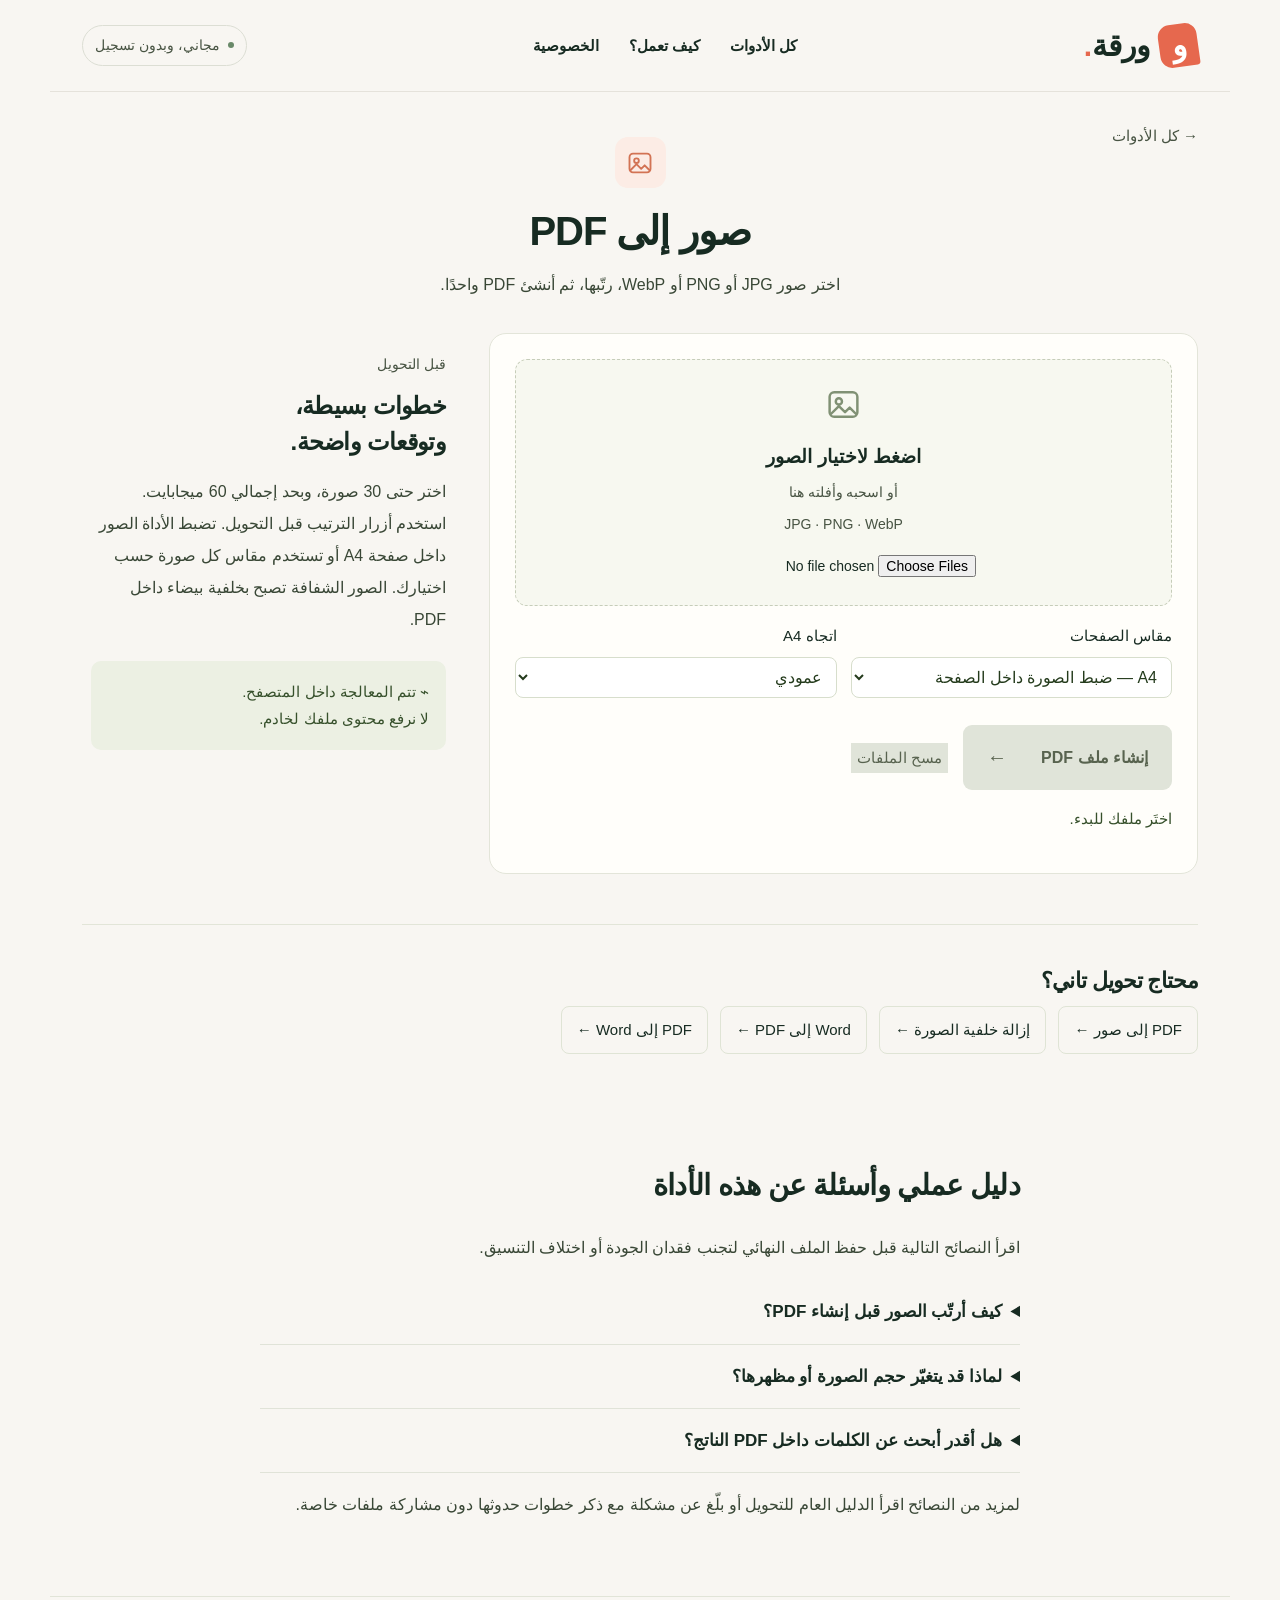
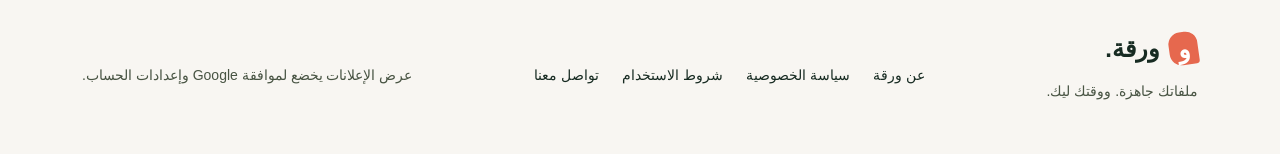
<file: public/image-to-pdf.html>
<!doctype html><html lang="ar" dir="rtl"><head><meta charset="UTF-8"><meta name="viewport" content="width=device-width,initial-scale=1"><title>صور إلى PDF | ورقة</title><meta name="description" content="اختر صور JPG أو PNG أو WebP، رتّبها، ثم أنشئ PDF واحدًا."><link rel="canonical" href="https://guileless-mooncake-864279.netlify.app/image-to-pdf.html"><meta name="theme-color" content="#f8f6f2"><meta property="og:title" content="صور إلى PDF | ورقة"><meta property="og:description" content="اختر صور JPG أو PNG أو WebP، رتّبها، ثم أنشئ PDF واحدًا."><link rel="icon" href="favicon.svg"><link rel="stylesheet" href="style.css?v=2"><meta name="google-adsense-account" content="ca-pub-5086201923236113"><script async src="https://pagead2.googlesyndication.com/pagead/js/adsbygoogle.js?client=ca-pub-5086201923236113" crossorigin="anonymous"></script></head><body data-tool="image-to-pdf"><header><a class="brand" href="./"><span class="logo">و</span>ورقة<span class="brand-dot">.</span></a><nav aria-label="التنقل الرئيسي"><a href="./#tools">كل الأدوات</a><a href="./#how">كيف تعمل؟</a><a href="privacy.html">الخصوصية</a></nav><span class="header-badge"><i></i> مجاني، وبدون تسجيل</span></header><main><section class="tool-heading"><a class="back" href="./#tools">→ كل الأدوات</a><span class="tool-icon coral"><svg viewBox="0 0 24 24" fill="none" stroke="currentColor" stroke-width="1.6" stroke-linecap="round" stroke-linejoin="round" aria-hidden="true"><rect x="3" y="4" width="18" height="16" rx="3"/><circle cx="9" cy="10" r="2"/><path d="m4 18 5-5 4 4 3-3 4 4"/></svg></span><h1>صور إلى PDF</h1><p>اختر صور JPG أو PNG أو WebP، رتّبها، ثم أنشئ PDF واحدًا.</p></section><div class="workspace"><section class="converter"><label class="drop" id="drop" for="files"><span class="upload-icon"><svg viewBox="0 0 24 24" fill="none" stroke="currentColor" stroke-width="1.6" stroke-linecap="round" stroke-linejoin="round" aria-hidden="true"><rect x="3" y="4" width="18" height="16" rx="3"/><circle cx="9" cy="10" r="2"/><path d="m4 18 5-5 4 4 3-3 4 4"/></svg></span><strong>اضغط لاختيار الصور</strong><span>أو اسحبه وأفلته هنا</span><small>JPG · PNG · WebP</small><input id="files" type="file" accept="image/jpeg,image/png,image/webp" multiple></label><div id="file-list" class="file-list"></div><div class="options"><label>مقاس الصفحات<select id="page-size"><option value="a4">A4 — ضبط الصورة داخل الصفحة</option><option value="original">مقاس الصورة الأصلي</option></select></label><label>اتجاه A4<select id="orientation"><option value="portrait">عمودي</option><option value="landscape">أفقي</option></select></label></div><div class="actions"><button class="btn" id="convert" disabled>إنشاء ملف PDF <span>←</span></button><button id="clear" class="text-button" disabled>مسح الملفات</button></div><p id="status" role="status" aria-live="polite">اختَر ملفك للبدء.</p><progress id="progress" max="100" value="0" hidden></progress><div id="result" class="result" hidden></div></section><aside class="tool-aside"><span class="eyebrow">قبل التحويل</span><h2>خطوات بسيطة،<br>وتوقعات واضحة.</h2><p>اختر حتى 30 صورة، وبحد إجمالي 60 ميجابايت. استخدم أزرار الترتيب قبل التحويل. تضبط الأداة الصور داخل صفحة A4 أو تستخدم مقاس كل صورة حسب اختيارك. الصور الشفافة تصبح بخلفية بيضاء داخل PDF.</p><div class="private-note">⌁ تتم المعالجة داخل المتصفح.<br>لا نرفع محتوى ملفك لخادم.</div></aside></div><section class="related"><h2>محتاج تحويل تاني؟</h2><div class="related-links"><a href="pdf-to-image.html">PDF إلى صور ←</a><a href="background.html">إزالة خلفية الصورة ←</a><a href="word-to-pdf.html">Word إلى PDF ←</a><a href="pdf-to-word.html">PDF إلى Word ←</a></div></section><section class="faq" id="conversion-faq" aria-labelledby="conversion-faq-title"><h2 id="conversion-faq-title">دليل عملي وأسئلة عن هذه الأداة</h2><p>اقرأ النصائح التالية قبل حفظ الملف النهائي لتجنب فقدان الجودة أو اختلاف التنسيق.</p><details><summary>كيف أرتّب الصور قبل إنشاء PDF؟</summary><p>اختَر الصور التي تريد جمعها في ملف واحد، ثم استخدم سهم التقديم والتأخير بجانب كل صورة قبل الضغط على التحويل. إذا كانت الصور لصفحات عقد أو شهادة، تأكد من تسلسلها بالنظر إلى أسماء الملفات وترتيب القائمة. بعد التنزيل افتح PDF وراجع أول وآخر صفحة.</p></details><details><summary>لماذا قد يتغيّر حجم الصورة أو مظهرها؟</summary><p>عند اختيار A4 تضبط الأداة الصورة داخل الصفحة مع هامش لتجنب القص، ويمكنك تحديد الاتجاه العمودي أو الأفقي. أما وضع المقاس الأصلي فيستخدم أبعاد الصورة كنسبة للصفحة. الصور كبيرة الأبعاد قد تُصغَّر قبل إنشاء PDF، وتتحول المساحات الشفافة إلى خلفية بيضاء.</p></details><details><summary>هل أقدر أبحث عن الكلمات داخل PDF الناتج؟</summary><p>لا، لأن الأداة تجمع الصور داخل صفحات PDF ولا تجري تعرفاً ضوئياً على النصوص. لو تحتاج نصاً قابلاً للبحث أو النسخ، استخدم أداة OCR منفصلة قبل مشاركة المستند. احتفظ بنسخ الصور الأصلية لحالات الطباعة أو التعديل اللاحق.</p></details><p>لمزيد من النصائح اقرأ <a href="guides.html">الدليل العام للتحويل</a> أو <a href="contact.html">بلّغ عن مشكلة</a> مع ذكر خطوات حدوثها دون مشاركة ملفات خاصة.</p></section></main><footer><div><a class="brand" href="./"><span class="logo">و</span>ورقة.</a><p>ملفاتك جاهزة. ووقتك ليك.</p></div><div class="footer-links"><a href="about.html">عن ورقة</a><a href="privacy.html">سياسة الخصوصية</a><a href="terms.html">شروط الاستخدام</a><a href="contact.html">تواصل معنا</a></div><small>عرض الإعلانات يخضع لموافقة Google وإعدادات الحساب.</small></footer><script src="vendor/pdf-lib.min.js" defer></script><script src="vendor/jszip.min.js" defer></script><script type="module" src="app.mjs"></script></body></html>
</file>
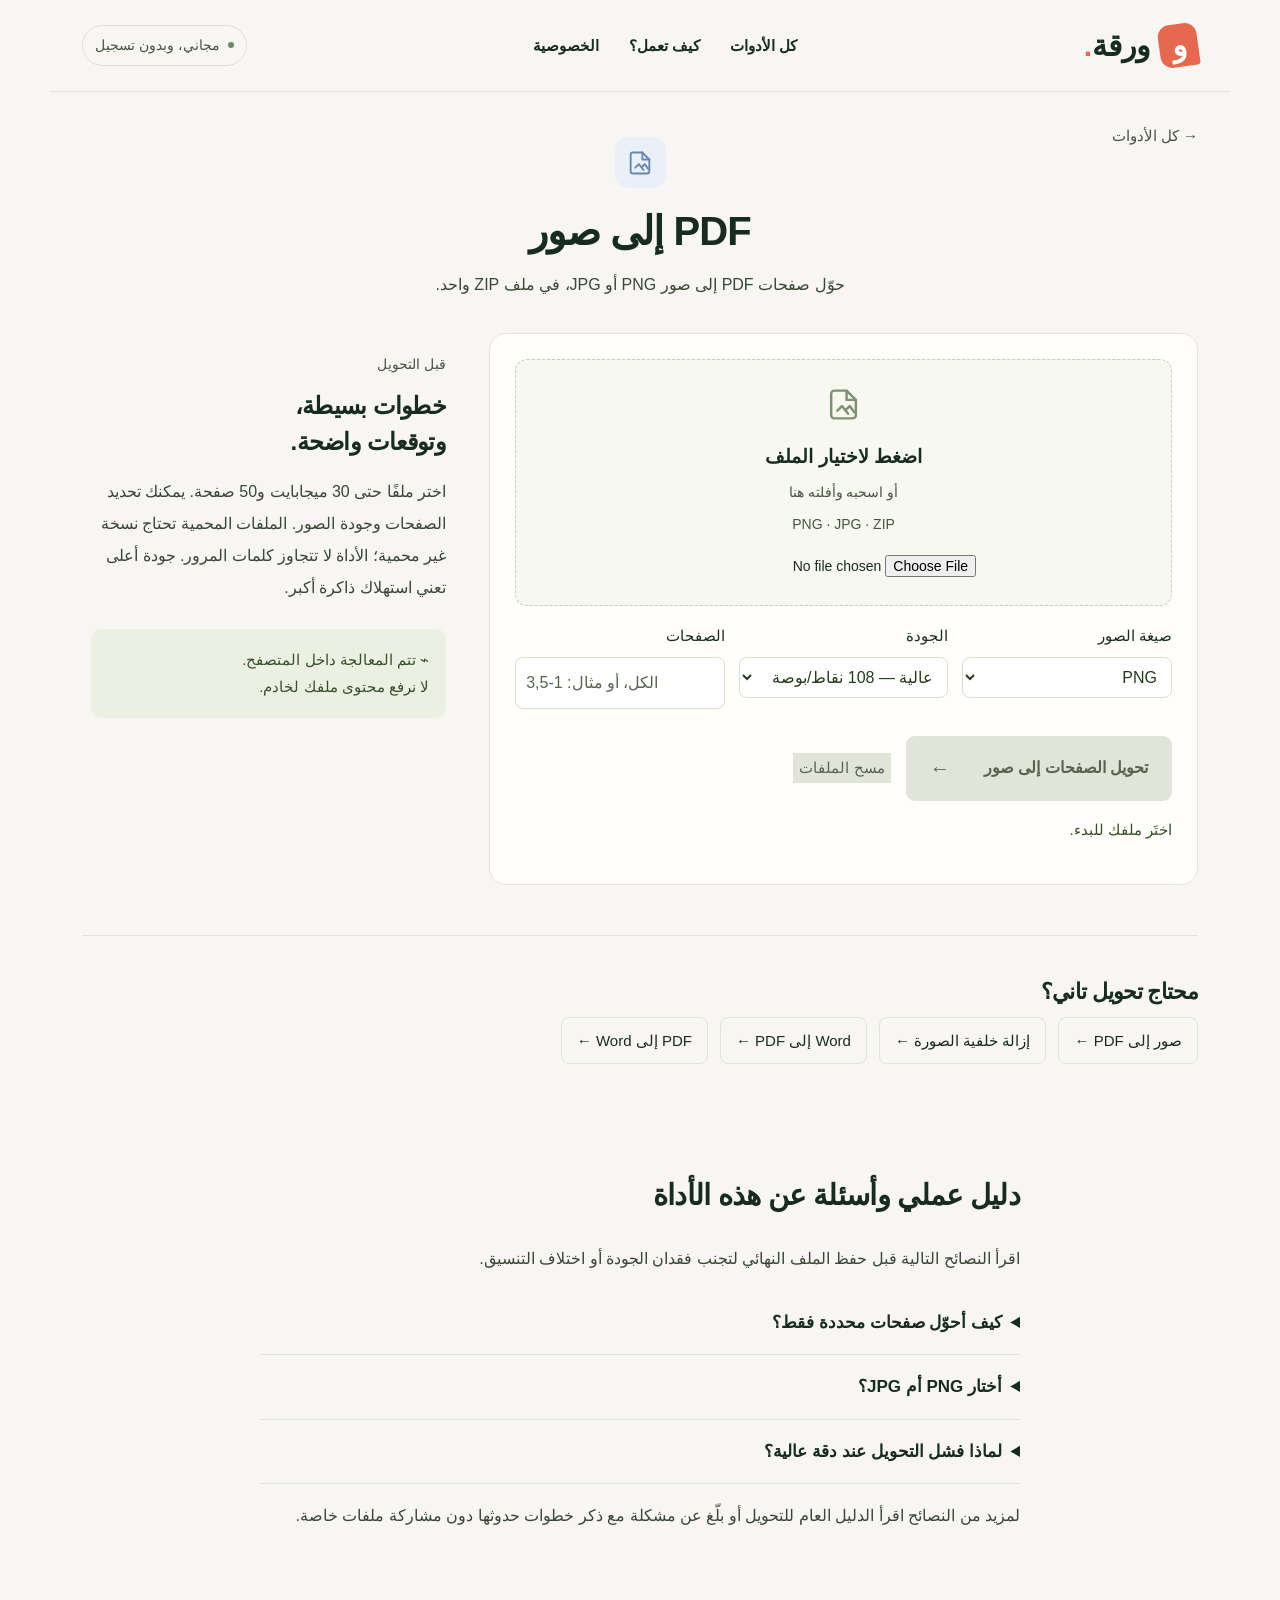
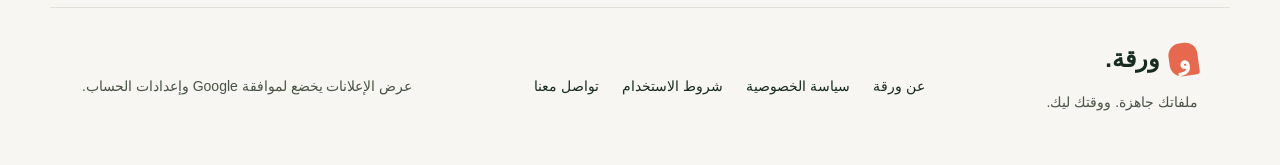
<file: public/pdf-to-image.html>
<!doctype html><html lang="ar" dir="rtl"><head><meta charset="UTF-8"><meta name="viewport" content="width=device-width,initial-scale=1"><title>PDF إلى صور | ورقة</title><meta name="description" content="حوّل صفحات PDF إلى صور PNG أو JPG، في ملف ZIP واحد."><link rel="canonical" href="https://guileless-mooncake-864279.netlify.app/pdf-to-image.html"><meta name="theme-color" content="#f8f6f2"><meta property="og:title" content="PDF إلى صور | ورقة"><meta property="og:description" content="حوّل صفحات PDF إلى صور PNG أو JPG، في ملف ZIP واحد."><link rel="icon" href="favicon.svg"><link rel="stylesheet" href="style.css?v=2"><meta name="google-adsense-account" content="ca-pub-5086201923236113"><script async src="https://pagead2.googlesyndication.com/pagead/js/adsbygoogle.js?client=ca-pub-5086201923236113" crossorigin="anonymous"></script></head><body data-tool="pdf-to-image"><header><a class="brand" href="./"><span class="logo">و</span>ورقة<span class="brand-dot">.</span></a><nav aria-label="التنقل الرئيسي"><a href="./#tools">كل الأدوات</a><a href="./#how">كيف تعمل؟</a><a href="privacy.html">الخصوصية</a></nav><span class="header-badge"><i></i> مجاني، وبدون تسجيل</span></header><main><section class="tool-heading"><a class="back" href="./#tools">→ كل الأدوات</a><span class="tool-icon blue"><svg viewBox="0 0 24 24" fill="none" stroke="currentColor" stroke-width="1.6" stroke-linecap="round" stroke-linejoin="round" aria-hidden="true"><path d="M14 3H6a2 2 0 0 0-2 2v14a2 2 0 0 0 2 2h12a2 2 0 0 0 2-2V9Z"/><path d="M14 3v6h6m-12 7 3-3 4 5m-1-3 2-2 3 4"/></svg></span><h1>PDF إلى صور</h1><p>حوّل صفحات PDF إلى صور PNG أو JPG، في ملف ZIP واحد.</p></section><div class="workspace"><section class="converter"><label class="drop" id="drop" for="files"><span class="upload-icon"><svg viewBox="0 0 24 24" fill="none" stroke="currentColor" stroke-width="1.6" stroke-linecap="round" stroke-linejoin="round" aria-hidden="true"><path d="M14 3H6a2 2 0 0 0-2 2v14a2 2 0 0 0 2 2h12a2 2 0 0 0 2-2V9Z"/><path d="M14 3v6h6m-12 7 3-3 4 5m-1-3 2-2 3 4"/></svg></span><strong>اضغط لاختيار الملف</strong><span>أو اسحبه وأفلته هنا</span><small>PNG · JPG · ZIP</small><input id="files" type="file" accept=".pdf,application/pdf"></label><div id="file-list" class="file-list"></div><div class="options"><label>صيغة الصور<select id="format"><option value="png">PNG</option><option value="jpeg">JPG</option></select></label><label>الجودة<select id="quality"><option value="1">عادية — 72 نقطة/بوصة</option><option value="1.5" selected>عالية — 108 نقاط/بوصة</option><option value="2">أعلى — 144 نقطة/بوصة</option></select></label><label>الصفحات<input id="pages" placeholder="الكل، أو مثال: 1-3,5" dir="ltr"></label></div><div class="actions"><button class="btn" id="convert" disabled>تحويل الصفحات إلى صور <span>←</span></button><button id="clear" class="text-button" disabled>مسح الملفات</button></div><p id="status" role="status" aria-live="polite">اختَر ملفك للبدء.</p><progress id="progress" max="100" value="0" hidden></progress><div id="result" class="result" hidden></div></section><aside class="tool-aside"><span class="eyebrow">قبل التحويل</span><h2>خطوات بسيطة،<br>وتوقعات واضحة.</h2><p>اختر ملفًا حتى 30 ميجابايت و50 صفحة. يمكنك تحديد الصفحات وجودة الصور. الملفات المحمية تحتاج نسخة غير محمية؛ الأداة لا تتجاوز كلمات المرور. جودة أعلى تعني استهلاك ذاكرة أكبر.</p><div class="private-note">⌁ تتم المعالجة داخل المتصفح.<br>لا نرفع محتوى ملفك لخادم.</div></aside></div><section class="related"><h2>محتاج تحويل تاني؟</h2><div class="related-links"><a href="image-to-pdf.html">صور إلى PDF ←</a><a href="background.html">إزالة خلفية الصورة ←</a><a href="word-to-pdf.html">Word إلى PDF ←</a><a href="pdf-to-word.html">PDF إلى Word ←</a></div></section><section class="faq" id="conversion-faq" aria-labelledby="conversion-faq-title"><h2 id="conversion-faq-title">دليل عملي وأسئلة عن هذه الأداة</h2><p>اقرأ النصائح التالية قبل حفظ الملف النهائي لتجنب فقدان الجودة أو اختلاف التنسيق.</p><details><summary>كيف أحوّل صفحات محددة فقط؟</summary><p>في خانة اختيار الصفحات اكتب رقم صفحة مثل 5، أو نطاقاً مثل 1-3، أو مجموعة مثل 1-3,5. اترك الحقل فارغاً لتحويل جميع الصفحات، مع مراعاة الحد الأقصى 50 صفحة للملف. تأكد من ترقيم صفحات المستند الأصلي قبل بدء التحويل.</p></details><details><summary>أختار PNG أم JPG؟</summary><p>اختر PNG عندما تريد الحفاظ على وضوح النصوص والخطوط والرسوم الدقيقة، خصوصاً إذا ستعيد تحرير الصورة. اختر JPG للصور الفوتوغرافية أو عندما يكون الحجم الأصغر أهم من تفاصيل الحواف. في الحالتين ستجد الصور داخل ملف ZIP واحد بعد المعالجة.</p></details><details><summary>لماذا فشل التحويل عند دقة عالية؟</summary><p>كل صفحة تُرسم مؤقتاً كصورة داخل ذاكرة المتصفح. كلما رفعت الجودة زادت أبعاد الصورة والذاكرة المطلوبة، وقد تصل الصفحة الواحدة إلى حد الأبعاد الذي تسمح به الأداة. جرّب تقليل جودة الإخراج أو معالجة نطاق أصغر من الصفحات، وتأكد أن ملف PDF غير محمي بكلمة مرور.</p></details><p>لمزيد من النصائح اقرأ <a href="guides.html">الدليل العام للتحويل</a> أو <a href="contact.html">بلّغ عن مشكلة</a> مع ذكر خطوات حدوثها دون مشاركة ملفات خاصة.</p></section></main><footer><div><a class="brand" href="./"><span class="logo">و</span>ورقة.</a><p>ملفاتك جاهزة. ووقتك ليك.</p></div><div class="footer-links"><a href="about.html">عن ورقة</a><a href="privacy.html">سياسة الخصوصية</a><a href="terms.html">شروط الاستخدام</a><a href="contact.html">تواصل معنا</a></div><small>عرض الإعلانات يخضع لموافقة Google وإعدادات الحساب.</small></footer><script src="vendor/pdf-lib.min.js" defer></script><script src="vendor/jszip.min.js" defer></script><script type="module" src="app.mjs"></script></body></html>
</file>
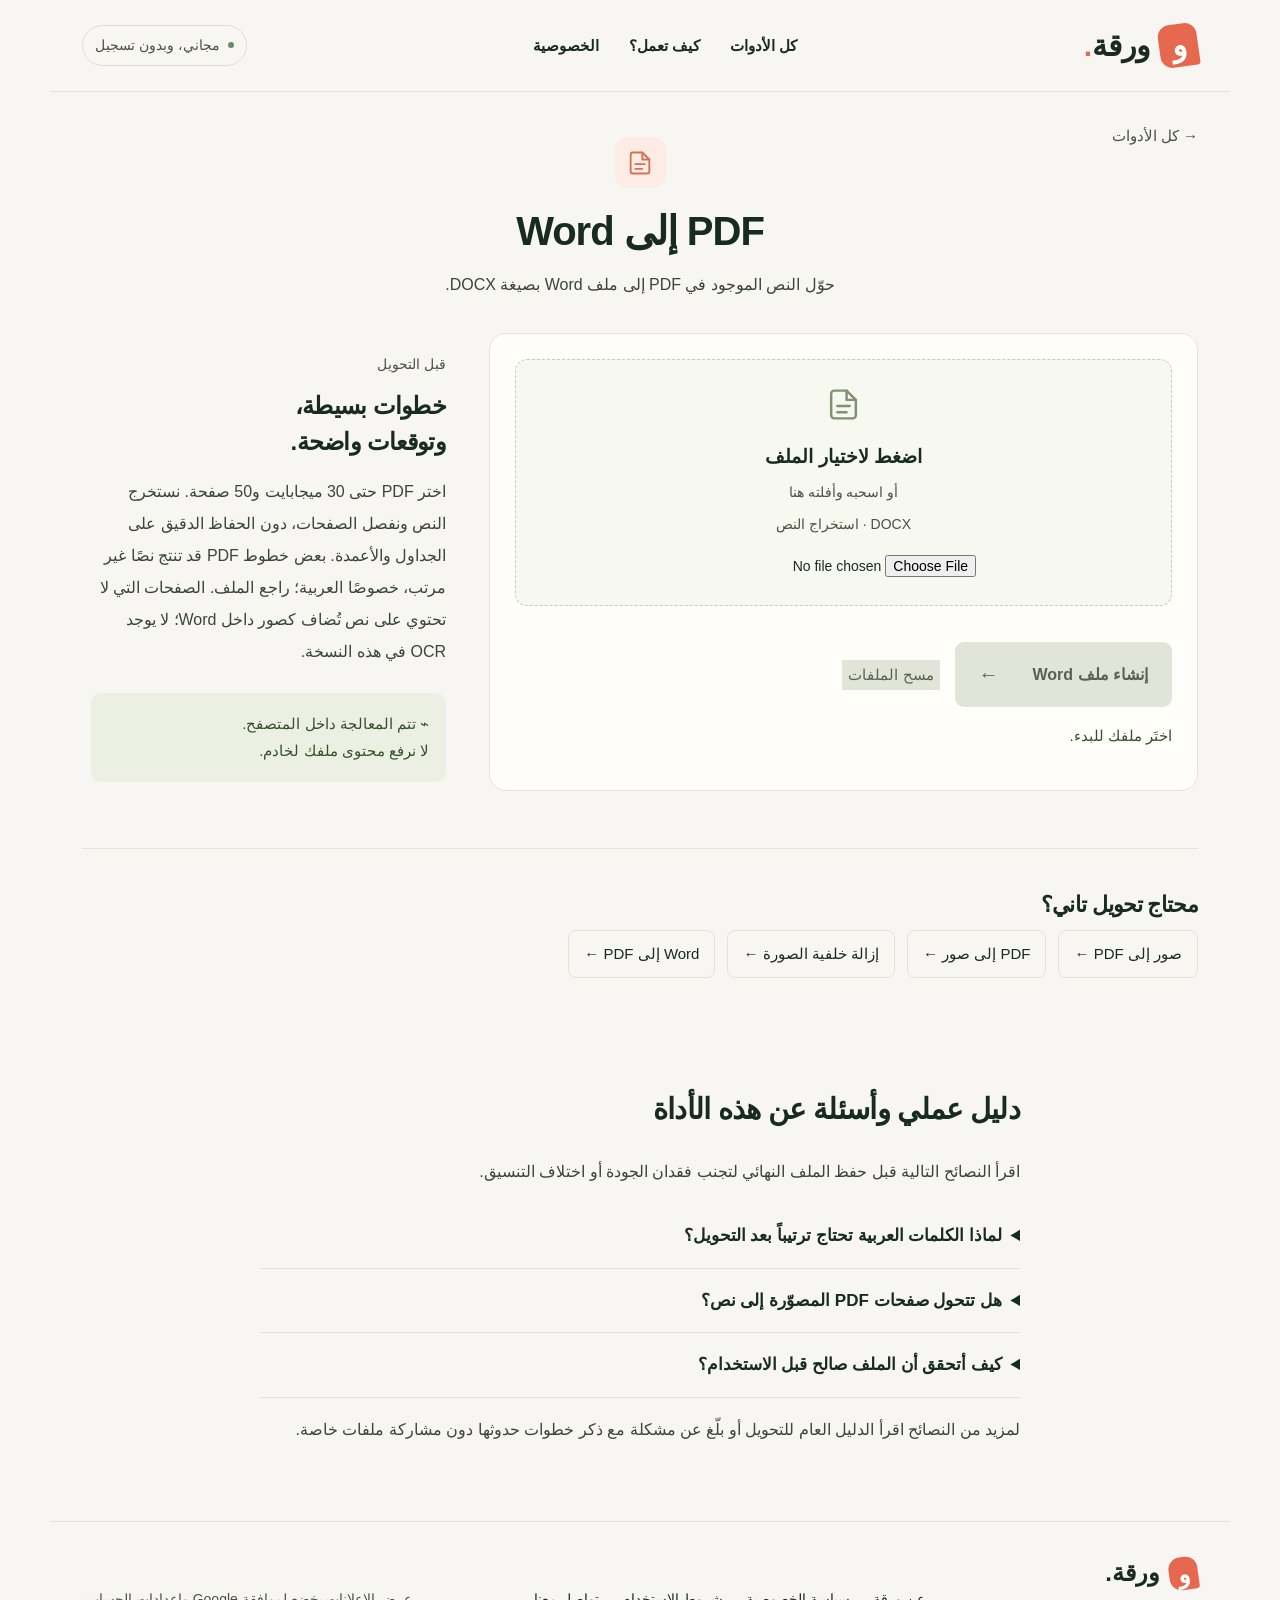
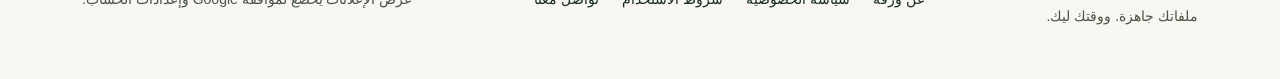
<file: public/pdf-to-word.html>
<!doctype html><html lang="ar" dir="rtl"><head><meta charset="UTF-8"><meta name="viewport" content="width=device-width,initial-scale=1"><title>PDF إلى Word | ورقة</title><meta name="description" content="حوّل النص الموجود في PDF إلى ملف Word بصيغة DOCX."><link rel="canonical" href="https://guileless-mooncake-864279.netlify.app/pdf-to-word.html"><meta name="theme-color" content="#f8f6f2"><meta property="og:title" content="PDF إلى Word | ورقة"><meta property="og:description" content="حوّل النص الموجود في PDF إلى ملف Word بصيغة DOCX."><link rel="icon" href="favicon.svg"><link rel="stylesheet" href="style.css?v=2"><meta name="google-adsense-account" content="ca-pub-5086201923236113"><script async src="https://pagead2.googlesyndication.com/pagead/js/adsbygoogle.js?client=ca-pub-5086201923236113" crossorigin="anonymous"></script></head><body data-tool="pdf-to-word"><header><a class="brand" href="./"><span class="logo">و</span>ورقة<span class="brand-dot">.</span></a><nav aria-label="التنقل الرئيسي"><a href="./#tools">كل الأدوات</a><a href="./#how">كيف تعمل؟</a><a href="privacy.html">الخصوصية</a></nav><span class="header-badge"><i></i> مجاني، وبدون تسجيل</span></header><main><section class="tool-heading"><a class="back" href="./#tools">→ كل الأدوات</a><span class="tool-icon coral"><svg viewBox="0 0 24 24" fill="none" stroke="currentColor" stroke-width="1.6" stroke-linecap="round" stroke-linejoin="round" aria-hidden="true"><path d="M14 3H6a2 2 0 0 0-2 2v14a2 2 0 0 0 2 2h12a2 2 0 0 0 2-2V9Z"/><path d="M14 3v6h6M8 13h8m-8 4h6"/></svg></span><h1>PDF إلى Word</h1><p>حوّل النص الموجود في PDF إلى ملف Word بصيغة DOCX.</p></section><div class="workspace"><section class="converter"><label class="drop" id="drop" for="files"><span class="upload-icon"><svg viewBox="0 0 24 24" fill="none" stroke="currentColor" stroke-width="1.6" stroke-linecap="round" stroke-linejoin="round" aria-hidden="true"><path d="M14 3H6a2 2 0 0 0-2 2v14a2 2 0 0 0 2 2h12a2 2 0 0 0 2-2V9Z"/><path d="M14 3v6h6M8 13h8m-8 4h6"/></svg></span><strong>اضغط لاختيار الملف</strong><span>أو اسحبه وأفلته هنا</span><small>DOCX · استخراج النص</small><input id="files" type="file" accept=".pdf,application/pdf"></label><div id="file-list" class="file-list"></div><div class="options"></div><div class="actions"><button class="btn" id="convert" disabled>إنشاء ملف Word <span>←</span></button><button id="clear" class="text-button" disabled>مسح الملفات</button></div><p id="status" role="status" aria-live="polite">اختَر ملفك للبدء.</p><progress id="progress" max="100" value="0" hidden></progress><div id="result" class="result" hidden></div></section><aside class="tool-aside"><span class="eyebrow">قبل التحويل</span><h2>خطوات بسيطة،<br>وتوقعات واضحة.</h2><p>اختر PDF حتى 30 ميجابايت و50 صفحة. نستخرج النص ونفصل الصفحات، دون الحفاظ الدقيق على الجداول والأعمدة. بعض خطوط PDF قد تنتج نصًا غير مرتب، خصوصًا العربية؛ راجع الملف. الصفحات التي لا تحتوي على نص تُضاف كصور داخل Word؛ لا يوجد OCR في هذه النسخة.</p><div class="private-note">⌁ تتم المعالجة داخل المتصفح.<br>لا نرفع محتوى ملفك لخادم.</div></aside></div><section class="related"><h2>محتاج تحويل تاني؟</h2><div class="related-links"><a href="image-to-pdf.html">صور إلى PDF ←</a><a href="pdf-to-image.html">PDF إلى صور ←</a><a href="background.html">إزالة خلفية الصورة ←</a><a href="word-to-pdf.html">Word إلى PDF ←</a></div></section><section class="faq" id="conversion-faq" aria-labelledby="conversion-faq-title"><h2 id="conversion-faq-title">دليل عملي وأسئلة عن هذه الأداة</h2><p>اقرأ النصائح التالية قبل حفظ الملف النهائي لتجنب فقدان الجودة أو اختلاف التنسيق.</p><details><summary>لماذا الكلمات العربية تحتاج ترتيباً بعد التحويل؟</summary><p>تخزن بعض ملفات PDF كل كلمة أو حرف في مواضع منفصلة، وأحياناً في أعمدة لا تعكس ترتيب القراءة. لذلك قد تكون عملية استخراج النص صحيحة جزئياً لكن ترتيب الكلمات والأسطر غير مناسب. افتح ملف DOCX الناتج وراجع اتجاه النص والمسافات والجداول يدوياً.</p></details><details><summary>هل تتحول صفحات PDF المصوّرة إلى نص؟</summary><p>لا تحتوي هذه الأداة على OCR. الصفحات التي لا يوجد فيها نص قابل للاستخراج قد تُدرج في Word كصور، ولا يمكن تعديل حروفها مباشرة. إذا كان المستند مسحاً ضوئياً وتحتاج نسخ الكلمات، يلزم تعرف ضوئي على الحروف قبل التحرير.</p></details><details><summary>كيف أتحقق أن الملف صالح قبل الاستخدام؟</summary><p>اختبر أولاً تحديد كلمة داخل PDF الأصلي. إذا كان النص قابلاً للتحديد، ابدأ التحويل ثم قارن الصفحة الأولى والأخيرة وبعض الفقرات العربية بالأصل. إذا لم يكن النص قابلاً للتحديد أو كان الملف محمياً بكلمة مرور، فهذه الأداة ليست حلاً لتجاوز الحماية أو التعرف الضوئي.</p></details><p>لمزيد من النصائح اقرأ <a href="guides.html">الدليل العام للتحويل</a> أو <a href="contact.html">بلّغ عن مشكلة</a> مع ذكر خطوات حدوثها دون مشاركة ملفات خاصة.</p></section></main><footer><div><a class="brand" href="./"><span class="logo">و</span>ورقة.</a><p>ملفاتك جاهزة. ووقتك ليك.</p></div><div class="footer-links"><a href="about.html">عن ورقة</a><a href="privacy.html">سياسة الخصوصية</a><a href="terms.html">شروط الاستخدام</a><a href="contact.html">تواصل معنا</a></div><small>عرض الإعلانات يخضع لموافقة Google وإعدادات الحساب.</small></footer><script src="vendor/pdf-lib.min.js" defer></script><script src="vendor/jszip.min.js" defer></script><script type="module" src="app.mjs"></script></body></html>
</file>
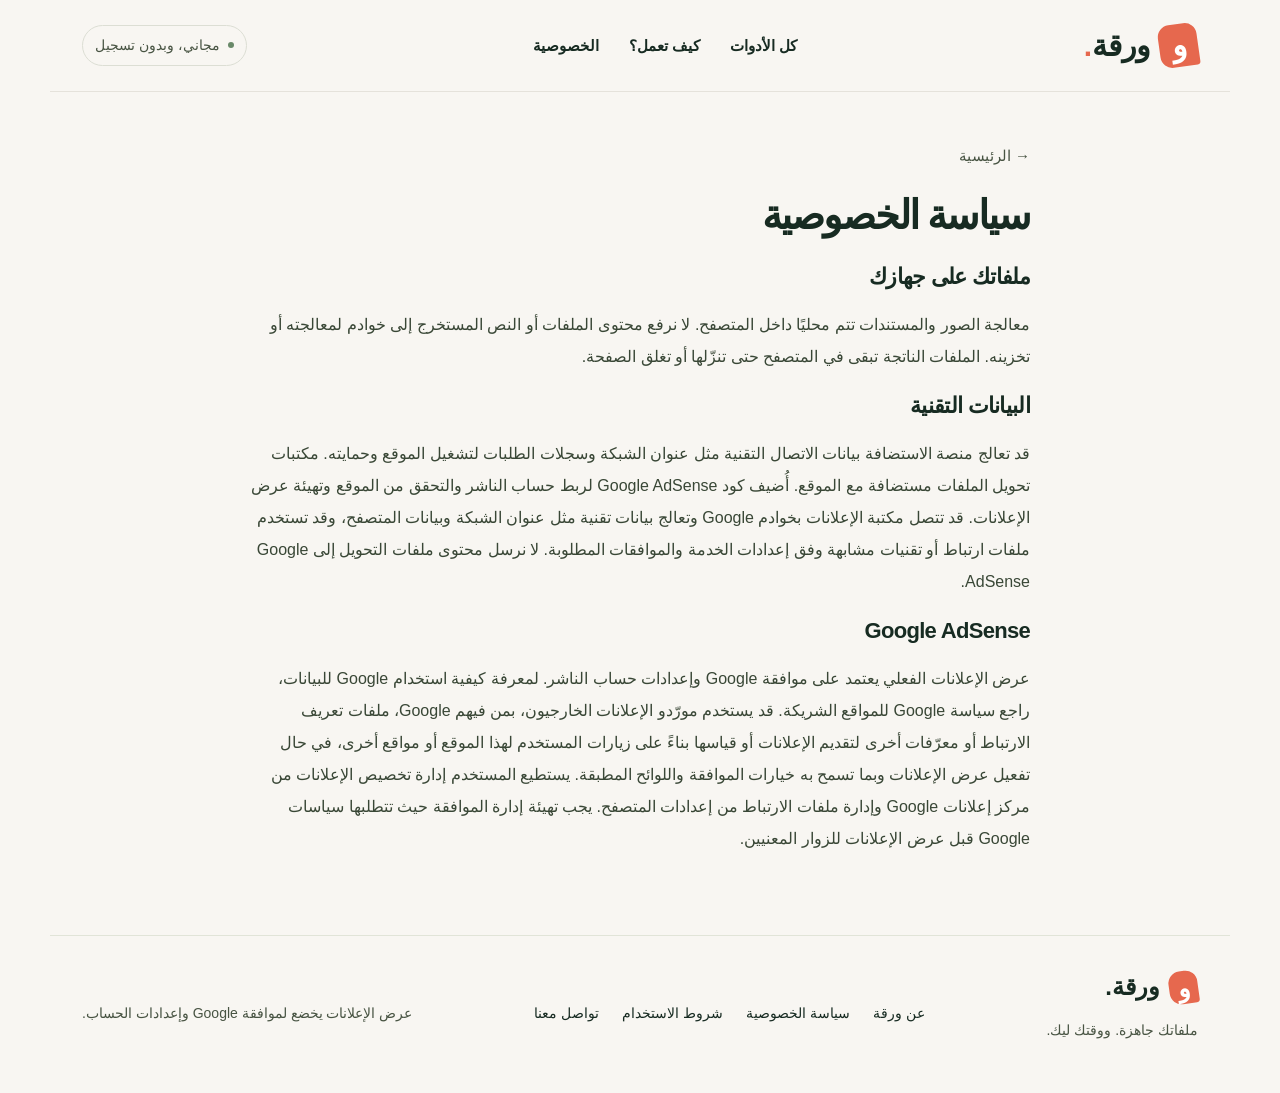
<file: public/privacy.html>
<!doctype html><html lang="ar" dir="rtl"><head><meta charset="UTF-8"><meta name="viewport" content="width=device-width,initial-scale=1"><title>سياسة الخصوصية | ورقة</title><meta name="description" content="سياسة الخصوصية في موقع ورقة"><link rel="canonical" href="https://guileless-mooncake-864279.netlify.app/privacy.html"><meta name="theme-color" content="#f8f6f2"><meta property="og:title" content="سياسة الخصوصية | ورقة"><meta property="og:description" content="سياسة الخصوصية في موقع ورقة"><link rel="icon" href="favicon.svg"><link rel="stylesheet" href="style.css?v=2"><meta name="google-adsense-account" content="ca-pub-5086201923236113"><script async src="https://pagead2.googlesyndication.com/pagead/js/adsbygoogle.js?client=ca-pub-5086201923236113" crossorigin="anonymous"></script></head><body data-tool="privacy"><header><a class="brand" href="./"><span class="logo">و</span>ورقة<span class="brand-dot">.</span></a><nav aria-label="التنقل الرئيسي"><a href="./#tools">كل الأدوات</a><a href="./#how">كيف تعمل؟</a><a href="privacy.html">الخصوصية</a></nav><span class="header-badge"><i></i> مجاني، وبدون تسجيل</span></header><main><article class="legal"><a class="back" href="./">→ الرئيسية</a><h1>سياسة الخصوصية</h1><h2>ملفاتك على جهازك</h2><p>معالجة الصور والمستندات تتم محليًا داخل المتصفح. لا نرفع محتوى الملفات أو النص المستخرج إلى خوادم لمعالجته أو تخزينه. الملفات الناتجة تبقى في المتصفح حتى تنزّلها أو تغلق الصفحة.</p><h2>البيانات التقنية</h2><p>قد تعالج منصة الاستضافة بيانات الاتصال التقنية مثل عنوان الشبكة وسجلات الطلبات لتشغيل الموقع وحمايته. مكتبات تحويل الملفات مستضافة مع الموقع. أُضيف كود Google AdSense لربط حساب الناشر والتحقق من الموقع وتهيئة عرض الإعلانات. قد تتصل مكتبة الإعلانات بخوادم Google وتعالج بيانات تقنية مثل عنوان الشبكة وبيانات المتصفح، وقد تستخدم ملفات ارتباط أو تقنيات مشابهة وفق إعدادات الخدمة والموافقات المطلوبة. لا نرسل محتوى ملفات التحويل إلى Google AdSense.</p><h2>Google AdSense</h2><p>عرض الإعلانات الفعلي يعتمد على موافقة Google وإعدادات حساب الناشر. لمعرفة كيفية استخدام Google للبيانات، راجع <a href="https://policies.google.com/technologies/partner-sites" target="_blank" rel="noopener noreferrer">سياسة Google للمواقع الشريكة</a>. قد يستخدم مورّدو الإعلانات الخارجيون، بمن فيهم Google، ملفات تعريف الارتباط أو معرّفات أخرى لتقديم الإعلانات أو قياسها بناءً على زيارات المستخدم لهذا الموقع أو مواقع أخرى، في حال تفعيل عرض الإعلانات وبما تسمح به خيارات الموافقة واللوائح المطبقة. يستطيع المستخدم إدارة تخصيص الإعلانات من <a href="https://myadcenter.google.com/" target="_blank" rel="noopener noreferrer">مركز إعلانات Google</a> وإدارة ملفات الارتباط من إعدادات المتصفح. يجب تهيئة إدارة الموافقة حيث تتطلبها سياسات Google قبل عرض الإعلانات للزوار المعنيين.</p></article></main><footer><div><a class="brand" href="./"><span class="logo">و</span>ورقة.</a><p>ملفاتك جاهزة. ووقتك ليك.</p></div><div class="footer-links"><a href="about.html">عن ورقة</a><a href="privacy.html">سياسة الخصوصية</a><a href="terms.html">شروط الاستخدام</a><a href="contact.html">تواصل معنا</a></div><small>عرض الإعلانات يخضع لموافقة Google وإعدادات الحساب.</small></footer><script src="vendor/pdf-lib.min.js" defer></script><script src="vendor/jszip.min.js" defer></script><script type="module" src="app.mjs"></script></body></html>
</file>
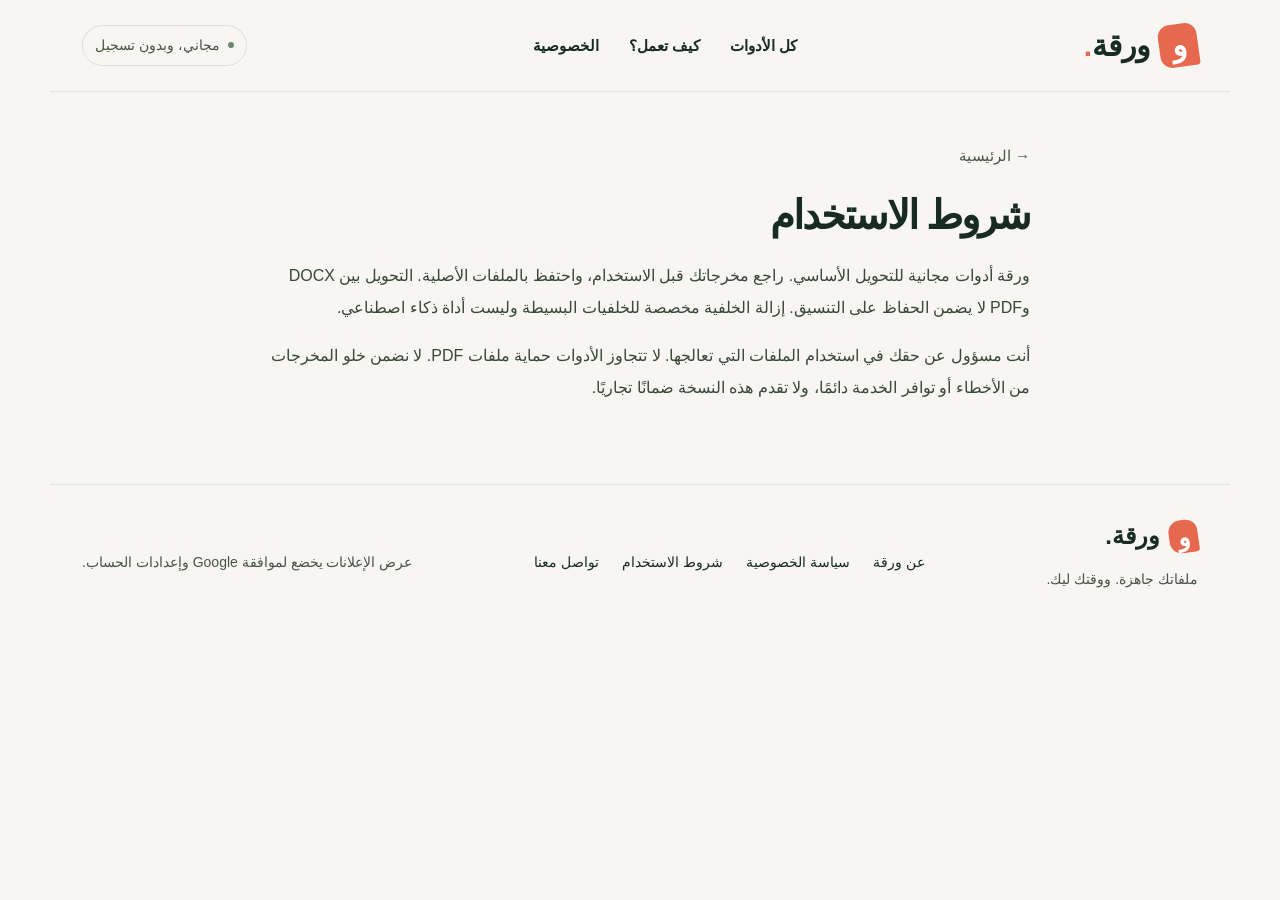
<file: public/terms.html>
<!doctype html><html lang="ar" dir="rtl"><head><meta charset="UTF-8"><meta name="viewport" content="width=device-width,initial-scale=1"><title>شروط الاستخدام | ورقة</title><meta name="description" content="شروط الاستخدام في موقع ورقة"><link rel="canonical" href="https://guileless-mooncake-864279.netlify.app/terms.html"><meta name="theme-color" content="#f8f6f2"><meta property="og:title" content="شروط الاستخدام | ورقة"><meta property="og:description" content="شروط الاستخدام في موقع ورقة"><link rel="icon" href="favicon.svg"><link rel="stylesheet" href="style.css?v=2"><meta name="google-adsense-account" content="ca-pub-5086201923236113"><script async src="https://pagead2.googlesyndication.com/pagead/js/adsbygoogle.js?client=ca-pub-5086201923236113" crossorigin="anonymous"></script></head><body data-tool="terms"><header><a class="brand" href="./"><span class="logo">و</span>ورقة<span class="brand-dot">.</span></a><nav aria-label="التنقل الرئيسي"><a href="./#tools">كل الأدوات</a><a href="./#how">كيف تعمل؟</a><a href="privacy.html">الخصوصية</a></nav><span class="header-badge"><i></i> مجاني، وبدون تسجيل</span></header><main><article class="legal"><a class="back" href="./">→ الرئيسية</a><h1>شروط الاستخدام</h1><p>ورقة أدوات مجانية للتحويل الأساسي. راجع مخرجاتك قبل الاستخدام، واحتفظ بالملفات الأصلية. التحويل بين DOCX وPDF لا يضمن الحفاظ على التنسيق. إزالة الخلفية مخصصة للخلفيات البسيطة وليست أداة ذكاء اصطناعي.</p><p>أنت مسؤول عن حقك في استخدام الملفات التي تعالجها. لا تتجاوز الأدوات حماية ملفات PDF. لا نضمن خلو المخرجات من الأخطاء أو توافر الخدمة دائمًا، ولا تقدم هذه النسخة ضمانًا تجاريًا.</p></article></main><footer><div><a class="brand" href="./"><span class="logo">و</span>ورقة.</a><p>ملفاتك جاهزة. ووقتك ليك.</p></div><div class="footer-links"><a href="about.html">عن ورقة</a><a href="privacy.html">سياسة الخصوصية</a><a href="terms.html">شروط الاستخدام</a><a href="contact.html">تواصل معنا</a></div><small>عرض الإعلانات يخضع لموافقة Google وإعدادات الحساب.</small></footer><script src="vendor/pdf-lib.min.js" defer></script><script src="vendor/jszip.min.js" defer></script><script type="module" src="app.mjs"></script></body></html>
</file>
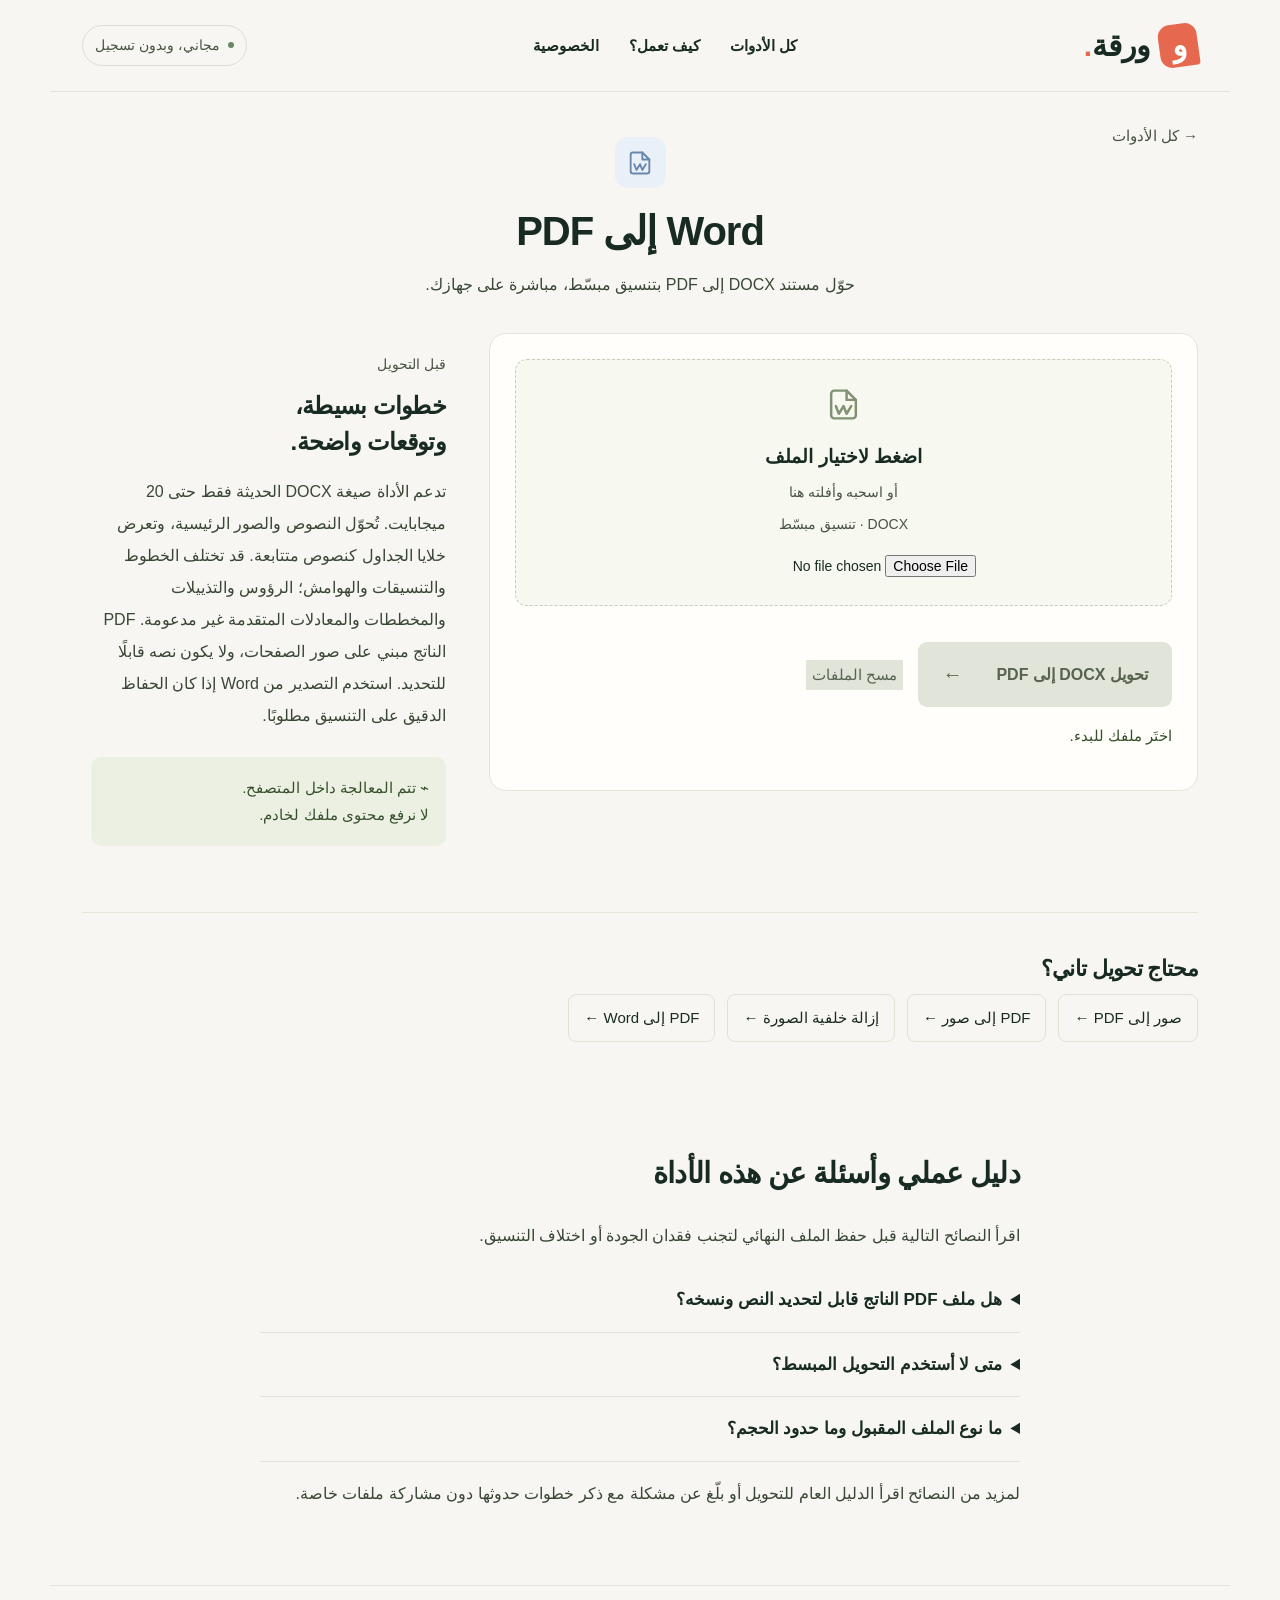
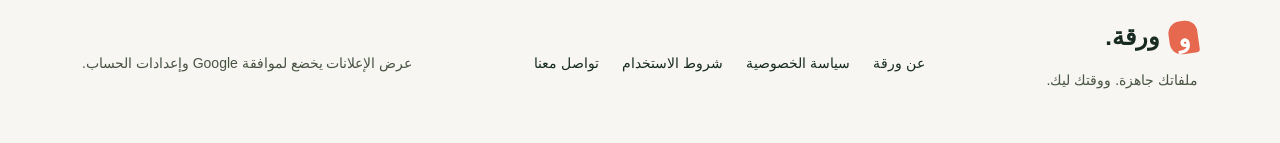
<file: public/word-to-pdf.html>
<!doctype html><html lang="ar" dir="rtl"><head><meta charset="UTF-8"><meta name="viewport" content="width=device-width,initial-scale=1"><title>Word إلى PDF | ورقة</title><meta name="description" content="حوّل مستند DOCX إلى PDF بتنسيق مبسّط، مباشرة على جهازك."><link rel="canonical" href="https://guileless-mooncake-864279.netlify.app/word-to-pdf.html"><meta name="theme-color" content="#f8f6f2"><meta property="og:title" content="Word إلى PDF | ورقة"><meta property="og:description" content="حوّل مستند DOCX إلى PDF بتنسيق مبسّط، مباشرة على جهازك."><link rel="icon" href="favicon.svg"><link rel="stylesheet" href="style.css?v=2"><meta name="google-adsense-account" content="ca-pub-5086201923236113"><script async src="https://pagead2.googlesyndication.com/pagead/js/adsbygoogle.js?client=ca-pub-5086201923236113" crossorigin="anonymous"></script></head><body data-tool="word-to-pdf"><header><a class="brand" href="./"><span class="logo">و</span>ورقة<span class="brand-dot">.</span></a><nav aria-label="التنقل الرئيسي"><a href="./#tools">كل الأدوات</a><a href="./#how">كيف تعمل؟</a><a href="privacy.html">الخصوصية</a></nav><span class="header-badge"><i></i> مجاني، وبدون تسجيل</span></header><main><section class="tool-heading"><a class="back" href="./#tools">→ كل الأدوات</a><span class="tool-icon blue"><svg viewBox="0 0 24 24" fill="none" stroke="currentColor" stroke-width="1.6" stroke-linecap="round" stroke-linejoin="round" aria-hidden="true"><path d="M14 3H6a2 2 0 0 0-2 2v14a2 2 0 0 0 2 2h12a2 2 0 0 0 2-2V9Z"/><path d="M14 3v6h6M7 13l2 5 3-5 2 5 3-5"/></svg></span><h1>Word إلى PDF</h1><p>حوّل مستند DOCX إلى PDF بتنسيق مبسّط، مباشرة على جهازك.</p></section><div class="workspace"><section class="converter"><label class="drop" id="drop" for="files"><span class="upload-icon"><svg viewBox="0 0 24 24" fill="none" stroke="currentColor" stroke-width="1.6" stroke-linecap="round" stroke-linejoin="round" aria-hidden="true"><path d="M14 3H6a2 2 0 0 0-2 2v14a2 2 0 0 0 2 2h12a2 2 0 0 0 2-2V9Z"/><path d="M14 3v6h6M7 13l2 5 3-5 2 5 3-5"/></svg></span><strong>اضغط لاختيار الملف</strong><span>أو اسحبه وأفلته هنا</span><small>DOCX · تنسيق مبسّط</small><input id="files" type="file" accept=".docx,application/vnd.openxmlformats-officedocument.wordprocessingml.document"></label><div id="file-list" class="file-list"></div><div class="options"></div><div class="actions"><button class="btn" id="convert" disabled>تحويل DOCX إلى PDF <span>←</span></button><button id="clear" class="text-button" disabled>مسح الملفات</button></div><p id="status" role="status" aria-live="polite">اختَر ملفك للبدء.</p><progress id="progress" max="100" value="0" hidden></progress><div id="result" class="result" hidden></div></section><aside class="tool-aside"><span class="eyebrow">قبل التحويل</span><h2>خطوات بسيطة،<br>وتوقعات واضحة.</h2><p>تدعم الأداة صيغة DOCX الحديثة فقط حتى 20 ميجابايت. تُحوّل النصوص والصور الرئيسية، وتعرض خلايا الجداول كنصوص متتابعة. قد تختلف الخطوط والتنسيقات والهوامش؛ الرؤوس والتذييلات والمخططات والمعادلات المتقدمة غير مدعومة. PDF الناتج مبني على صور الصفحات، ولا يكون نصه قابلًا للتحديد. استخدم التصدير من Word إذا كان الحفاظ الدقيق على التنسيق مطلوبًا.</p><div class="private-note">⌁ تتم المعالجة داخل المتصفح.<br>لا نرفع محتوى ملفك لخادم.</div></aside></div><section class="related"><h2>محتاج تحويل تاني؟</h2><div class="related-links"><a href="image-to-pdf.html">صور إلى PDF ←</a><a href="pdf-to-image.html">PDF إلى صور ←</a><a href="background.html">إزالة خلفية الصورة ←</a><a href="pdf-to-word.html">PDF إلى Word ←</a></div></section><section class="faq" id="conversion-faq" aria-labelledby="conversion-faq-title"><h2 id="conversion-faq-title">دليل عملي وأسئلة عن هذه الأداة</h2><p>اقرأ النصائح التالية قبل حفظ الملف النهائي لتجنب فقدان الجودة أو اختلاف التنسيق.</p><details><summary>هل ملف PDF الناتج قابل لتحديد النص ونسخه؟</summary><p>في النسخة الحالية يتحول محتوى DOCX إلى صفحات رسومية داخل PDF، وبالتالي لا يكون النص قابلاً للتحديد والبحث مثل التصدير المباشر من Word. إذا كنت ترسل سيرة ذاتية إلى جهة تعتمد على قراءة النص آلياً، استخدم وظيفة تصدير PDF في Word أو LibreOffice بدلاً من هذا التحويل المبسط.</p></details><details><summary>متى لا أستخدم التحويل المبسط؟</summary><p>عندما يعتمد المستند على جداول معقدة أو حواشٍ أو خطوط دقيقة أو رؤوس وتذييلات أو معادلات، قد يتغير الشكل. راجع كل صفحة من الملف الناتج قبل طباعته أو إرساله، خاصة المستندات الرسمية، ولا تعتبر الناتج نسخة مطابقة للمستند الأصلي.</p></details><details><summary>ما نوع الملف المقبول وما حدود الحجم؟</summary><p>تقبل الأداة مستندات DOCX الحديثة حتى 20 ميجابايت. صيغة DOC القديمة غير مدعومة. لا ترفع ملفاً حساساً إلى خدمة تحويل أخرى لمجرد الحصول على تنسيق مطابق قبل مراجعة سياسة الخصوصية لديها؛ التحويل هنا يتم على جهازك داخل المتصفح.</p></details><p>لمزيد من النصائح اقرأ <a href="guides.html">الدليل العام للتحويل</a> أو <a href="contact.html">بلّغ عن مشكلة</a> مع ذكر خطوات حدوثها دون مشاركة ملفات خاصة.</p></section></main><footer><div><a class="brand" href="./"><span class="logo">و</span>ورقة.</a><p>ملفاتك جاهزة. ووقتك ليك.</p></div><div class="footer-links"><a href="about.html">عن ورقة</a><a href="privacy.html">سياسة الخصوصية</a><a href="terms.html">شروط الاستخدام</a><a href="contact.html">تواصل معنا</a></div><small>عرض الإعلانات يخضع لموافقة Google وإعدادات الحساب.</small></footer><script src="vendor/pdf-lib.min.js" defer></script><script src="vendor/jszip.min.js" defer></script><script type="module" src="app.mjs"></script></body></html>
</file>
<file: public/style.css>
@font-face{font-family:LocalArabic;src:local('Tahoma')}*{box-sizing:border-box}html{scroll-behavior:smooth;scroll-padding-top:25px}body{margin:0;color:#26342f;background:#f8f6f2;font-family:LocalArabic,Tahoma,Arial,sans-serif;line-height:1.85}a{color:inherit;text-decoration:none}button,input,select{font:inherit}a,button{touch-action:manipulation}button{cursor:pointer}button:disabled{cursor:not-allowed;opacity:.48}header,main,footer{max-width:1180px;margin:auto}header{display:flex;align-items:center;justify-content:space-between;padding:24px 32px;border-bottom:1px solid #e5e2db;gap:20px}.brand{display:flex;align-items:center;gap:9px;font-size:30px;font-weight:800;line-height:1.2}.logo{display:grid;place-items:center;width:39px;height:43px;border-radius:12px 12px 3px 12px;background:#e6684e;color:white;font-size:31px;transform:rotate(-8deg)}.brand-dot{color:#e6684e;margin-right:-9px}nav{display:flex;gap:30px;font-size:13px}.header-badge{font-size:11px;border:1px solid #dcded4;padding:7px 12px;border-radius:30px;color:#627062;display:flex;align-items:center;gap:8px}.header-badge i{width:6px;height:6px;border-radius:50%;background:#698969}main{padding:0 32px}.hero{display:grid;grid-template-columns:1.05fr 1fr;gap:60px;align-items:center;min-height:540px;padding:45px 0 60px}.eyebrow{display:inline-flex;gap:8px;align-items:center;font-size:12px;color:#798272}.eyebrow>span{width:7px;height:7px;border-radius:50%;background:#e6684e}h1{font-size:clamp(40px,5.4vw,68px);line-height:1.4;letter-spacing:-2px;margin:17px 0}h1 em{font-style:normal;color:#e6684e;text-decoration:underline;text-decoration-color:#f1cbbd;text-underline-offset:12px;text-decoration-thickness:4px}.hero-copy>p{color:#72786e;max-width:460px;font-size:16px;line-height:2}.btn{background:#263e32;color:white;display:inline-flex;gap:34px;align-items:center;justify-content:center;padding:14px 24px;border:0;border-radius:9px;font-size:14px;font-weight:bold}.btn span{font-size:20px}.hero .btn{margin-top:15px}.hero-facts{display:flex;gap:22px;font-size:11px;color:#808779;margin-top:21px}.hero-art{position:relative;height:390px;max-width:440px;width:100%;direction:ltr}.orbit{position:absolute;width:340px;height:340px;border-radius:50%;background:#eeeee4;top:30px;left:42px}.orbit:after{content:'';position:absolute;inset:-16px;border:1px dashed #d6dacb;border-radius:50%}.paper{position:absolute;width:215px;height:270px;background:white;border-radius:10px;box-shadow:0 16px 30px #39443710}.paper-back{left:43px;top:37px;transform:rotate(-16deg);padding:24px}.paper-back b{font-family:Georgia,serif;font-size:32px;color:#6285b1}.paper-back i{display:block;margin:17px 0;height:5px;background:#e9edf0;width:90%}.paper-back i:last-child{width:65%}.paper-front{left:142px;top:92px;transform:rotate(11deg);padding:18px}.picture{height:152px;overflow:hidden;background:#e9eadc;border-radius:5px;position:relative}.sun{position:absolute;left:24px;top:25px;width:27px;height:27px;border-radius:50%;background:#dfb266}.mountain{position:absolute;width:140px;height:140px;background:#7f9174;transform:rotate(45deg);bottom:-93px;left:-12px;border-radius:10px}.m2{background:#b3bea0;width:120px;height:120px;left:86px;bottom:-77px}.doc-label{font-size:10px;display:block;direction:rtl;margin-top:13px;color:#86907e}.pdf-badge{position:absolute;bottom:19px;right:-16px;background:#e6684e;color:white;font-family:Arial;font-size:17px;font-weight:bold;padding:6px 13px;border-radius:6px}.floating-sticker{position:absolute;background:#f4df9b;border-radius:6px;padding:11px 18px;font-size:11px;left:0;top:284px;transform:rotate(-8deg);box-shadow:0 6px 15px #564c1810;direction:rtl}.spark{position:absolute;color:#bd784f;font-size:43px}.s1{right:7px;top:37px}.s2{left:39px;top:5px;font-size:26px}.tiny-arrow{position:absolute;left:7px;top:165px;color:#84936d;font-size:60px;transform:rotate(25deg)}.section-head{display:flex;justify-content:space-between;align-items:end;margin-bottom:26px}h2{font-size:29px;letter-spacing:-.7px;line-height:1.5;margin:9px 0}.section-caption{font-size:12px;color:#8b8d81;padding-bottom:8px}.tools-grid{display:grid;grid-template-columns:repeat(3,1fr);gap:17px}.tool-card{background:#fffefa;border:1px solid #e6e5dc;border-radius:14px;padding:25px;transition:transform .18s,border-color .18s;min-height:248px}.tool-card[href]:hover{transform:translateY(-5px);border-color:#c4b4a1}.tool-icon{display:grid;place-items:center;width:51px;height:51px;border-radius:13px;background:#fcece5;color:#d27354}.tool-icon svg{width:28px;height:28px}.blue .tool-icon,.tool-icon.blue{background:#eaf0f7;color:#6887ad}.purple .tool-icon,.tool-icon.purple{background:#f1edf8;color:#9181ae}.tool-card h3{font-size:18px;margin:18px 0 7px;display:flex;justify-content:space-between}.tool-card h3 span{font-size:18px;color:#a9ad9e;font-weight:normal}.tool-card p{font-size:13px;line-height:1.9;color:#7e8276;max-width:260px;margin:0 0 16px}.tag{font-size:10px;color:#93998b;border-top:1px solid #efeee6;padding-top:12px;display:block}.privacy-card{background:#ecf0e6;border-color:#e2e8d9}.privacy-mark{font-size:34px;color:#72896b;line-height:1.4}.privacy-card a{font-size:11px;color:#5e7955}.ad-slot{display:flex;justify-content:center;align-items:center;gap:12px;color:#a9ab9e;font-size:10px;border:1px dashed #dedfd3;border-radius:7px;margin:38px 0;padding:20px}.ad-slot span{border-right:1px solid #d6d9ca;padding-right:12px}.how{display:grid;grid-template-columns:1fr 1.7fr;gap:40px;margin:65px 0;border-bottom:1px solid #e1e4d8;padding-bottom:50px}.how ol{list-style:none;display:flex;justify-content:space-between;gap:25px;padding:0}.how li>span{font-family:Georgia,serif;font-size:32px;color:#b1bba5}.how h3{font-size:15px;margin-bottom:5px}.how p{font-size:11px;max-width:155px;color:#818778}.faq{max-width:760px;margin:50px auto 75px}.faq h2{margin-bottom:25px}.faq details{border-bottom:1px solid #e0e3d8;padding:16px 0}.faq summary{font-size:14px;cursor:pointer}.faq p{font-size:13px;color:#77816e}footer{display:flex;justify-content:space-between;align-items:center;border-top:1px solid #e1e4d8;padding:35px 32px;gap:30px}footer .brand{font-size:24px}footer .logo{width:29px;height:33px;font-size:25px}footer p{color:#8c9383;font-size:11px}footer small{font-size:10px;color:#999e90}.footer-links{display:flex;gap:23px;font-size:11px}.tool-heading{text-align:center;position:relative;padding:45px 0 32px}.tool-heading .tool-icon{margin:0 auto 15px}.tool-heading h1{font-size:40px;letter-spacing:-1px;margin:10px 0}.tool-heading p{font-size:14px;color:#7d8576;margin:auto;max-width:650px}.back{display:block;font-size:12px;color:#7f8a77}.tool-heading .back{position:absolute;right:0;top:30px}.workspace{display:grid;grid-template-columns:1.9fr 1fr;gap:34px;margin-bottom:50px;align-items:start}.converter{background:#fffefa;border:1px solid #e3e5d9;border-radius:17px;padding:25px;min-width:0}.drop{display:flex;position:relative;flex-direction:column;align-items:center;justify-content:center;border:1.5px dashed #c6cdb9;border-radius:12px;background:#f7f8f0;min-height:230px;padding:26px;cursor:pointer;text-align:center;gap:6px}.drop.drag{border-color:#d87354;background:#fcf0e6}.drop input{max-width:100%;font-size:11px;margin-top:10px}.drop strong{font-size:16px}.drop>span:not(.upload-icon){font-size:12px;color:#8a917f}.drop small{font-size:10px;color:#8a917f}.upload-icon svg{width:37px;height:37px;color:#809174}.file-list{margin:16px 0}.file-row{display:flex;align-items:center;gap:10px;padding:10px 0;border-bottom:1px solid #e8eadf;font-size:11px}.file-row .filename{overflow:hidden;text-overflow:ellipsis;white-space:nowrap;flex:1;direction:ltr;text-align:right}.file-row button{border:1px solid #d9dfce;border-radius:5px;background:white;padding:2px 8px;color:#58704d}.options{display:flex;flex-wrap:wrap;gap:14px}.options>label{font-size:12px;flex:1;min-width:150px}select,input:not([type=file]){width:100%;display:block;border:1px solid #d7decc;border-radius:8px;background:white;color:#3e503a;padding:10px;margin:7px 0}input[type=range]{padding:0}.actions{display:flex;gap:15px;align-items:center;flex-wrap:wrap;margin-top:20px}.text-button{border:0;background:none;font-size:12px;color:#89927f}.tool-aside{padding:16px 9px}.tool-aside h2{font-size:24px}.tool-aside p{font-size:13px;line-height:2;color:#7c8872}.private-note{background:#ecf0e3;border-radius:10px;padding:17px;font-size:12px;color:#718565;margin-top:25px}#status{font-size:12px;color:#6b7f5d;white-space:pre-line;overflow-wrap:anywhere}#status.error{color:#b9503c}progress{width:100%;height:7px;accent-color:#688956}.result{background:#edf4e5;border:1px solid #d9e5ce;border-radius:10px;padding:20px;margin-top:20px;font-size:13px}.download{background:#426b38;color:white;padding:10px 18px;display:inline-block;border-radius:8px}.result small{display:block;margin-top:10px;color:#708463}.editor{background:repeating-conic-gradient(#e5e5e5 0 25%,white 0 50%) 50%/20px 20px;margin-top:20px;border:1px solid #d6dccb;border-radius:10px;overflow:hidden}.editor canvas{display:block;width:100%;height:auto;touch-action:none}.secondary{border:1px solid #d1d9c3;border-radius:8px;background:#fff;padding:9px 13px;color:#4e6743;font-size:12px}.edit-buttons{display:flex;gap:10px;margin-top:14px;flex-wrap:wrap}.small{font-size:11px;color:#88937c}.related{border-top:1px solid #e2e5d8;padding:30px 0 60px}.related h2{font-size:22px}.related-links{display:flex;flex-wrap:wrap;gap:12px}.related-links a{border:1px solid #dfe4d5;border-radius:8px;padding:9px 15px;font-size:12px}.legal{max-width:780px;margin:50px auto 80px}.legal h1{font-size:40px}.legal h2{font-size:22px}.legal p{color:#76836b;font-size:14px}:focus-visible{outline:3px solid #d58d60;outline-offset:4px}[hidden]{display:none!important}@media(max-width:800px){header{padding:20px}.header-badge{display:none}main{padding:0 20px}.hero{gap:15px}.hero-art{transform:scale(.82);transform-origin:center}.hero-copy p{font-size:14px}.tools-grid{grid-template-columns:repeat(2,1fr)}.workspace{grid-template-columns:1fr}.tool-aside{padding:0}.how{grid-template-columns:1fr}.how ol{margin-top:0}.section-caption{display:none}footer{flex-wrap:wrap;padding:25px 20px}.tool-heading .back{position:static;margin-bottom:20px}.tool-heading{padding-top:25px}}@media(max-width:560px){nav{gap:15px;font-size:11px}.brand{font-size:26px}.hero{grid-template-columns:1fr;padding:35px 0 25px;gap:0}.hero h1{font-size:52px}.hero-art{height:330px;max-width:400px;margin:0 auto;transform:scale(.85);transform-origin:center top}.hero-copy{padding-bottom:15px}.tools-grid{gap:12px}.tool-card{padding:19px;min-height:245px}.tool-card h3{font-size:15px}.tool-card p{font-size:12px}.tool-card .tag{font-size:9px}.section-head h2{font-size:25px}.tool-heading h1{font-size:32px}.converter{padding:18px}.how ol{flex-direction:column;gap:20px}.how li{display:flex;gap:22px;align-items:center}.how li p{max-width:none;margin:0}.how h3{margin:0}.how{margin:45px 0;padding-bottom:35px}footer .footer-links{gap:15px}.faq{margin-bottom:45px}}

/* Readable text across desktop and mobile. */
body{color:#172b22;font-family:Tahoma,Arial,sans-serif;font-size:16px}
h1,h2,h3,.brand{color:#172b22;font-weight:700}
h1 em{color:#b4432e}
nav{font-size:15px;font-weight:700}
.eyebrow,.header-badge,.section-caption,.hero-facts,.doc-label,.tag,.ad-slot,footer p,footer small,.back,.small,.drop>span:not(.upload-icon),.drop small,.text-button,.result small{color:#485443}
.hero-copy>p,.tool-card p,.how p,.faq p,.tool-heading p,.tool-aside p,.legal p{color:#394736;font-weight:500}
.hero-copy>p{font-size:18px}.hero-facts,.eyebrow,.header-badge,.section-caption{font-size:14px}
.tool-card h3{font-size:20px}.tool-card p{font-size:16px;line-height:1.95;max-width:none}
.tag{font-size:13px;font-weight:600}.privacy-card a{color:#315727;font-size:14px;font-weight:700}
.how p,.faq p,.tool-aside p,.legal p,.tool-heading p{font-size:16px;line-height:2}
.how h3{font-size:18px}.how li>span{color:#4d6541}
.faq summary{font-size:17px;font-weight:700}
footer p,footer small,.footer-links{font-size:14px}
.drop strong{font-size:19px}.drop>span:not(.upload-icon),.drop small,.drop input{font-size:14px}
.options>label,.file-row,#status,.result,.secondary,.related-links a,.private-note,.back,.text-button{font-size:15px}
.private-note,#status,.result small{color:#36502b}.result small{font-size:14px}
#status.error{color:#a03021}.btn,.download{font-size:16px;font-weight:700}
select,input:not([type=file]){color:#243b1c;font-size:16px}
input::placeholder{color:#58644f;opacity:1}.tool-card h3 span{color:#53664a}
button:disabled{opacity:1;background:#e0e4d9;color:#58634f;border-color:#c3cbbb}
@media(max-width:800px){.hero-copy p{font-size:17px}}
@media(max-width:560px){nav{font-size:13px;gap:13px}.tool-card h3{font-size:18px}.tool-card p{font-size:15px}.tool-card .tag{font-size:12px}.tools-grid{grid-template-columns:1fr}.tool-card{min-height:0}.hero-facts{gap:14px;font-size:13px}.how li p{font-size:15px}.footer-links{flex-wrap:wrap}}
</file>
